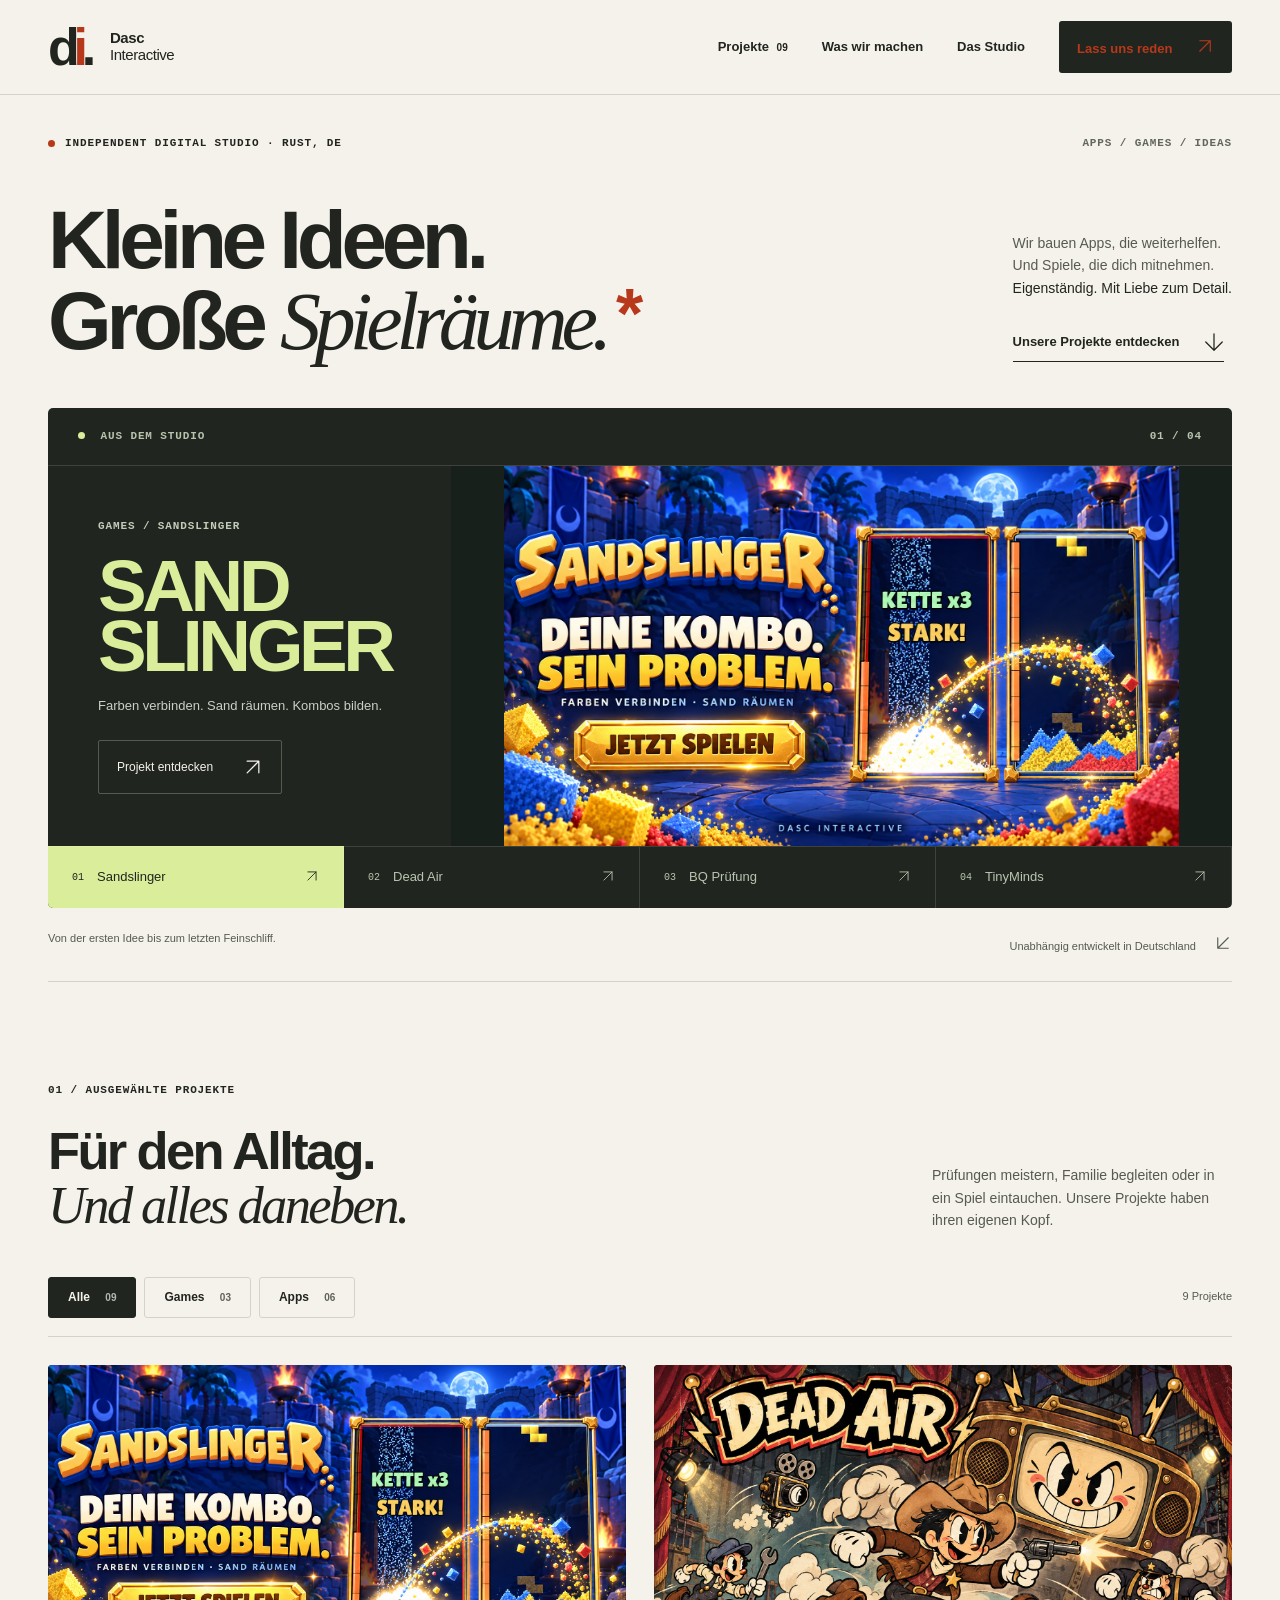
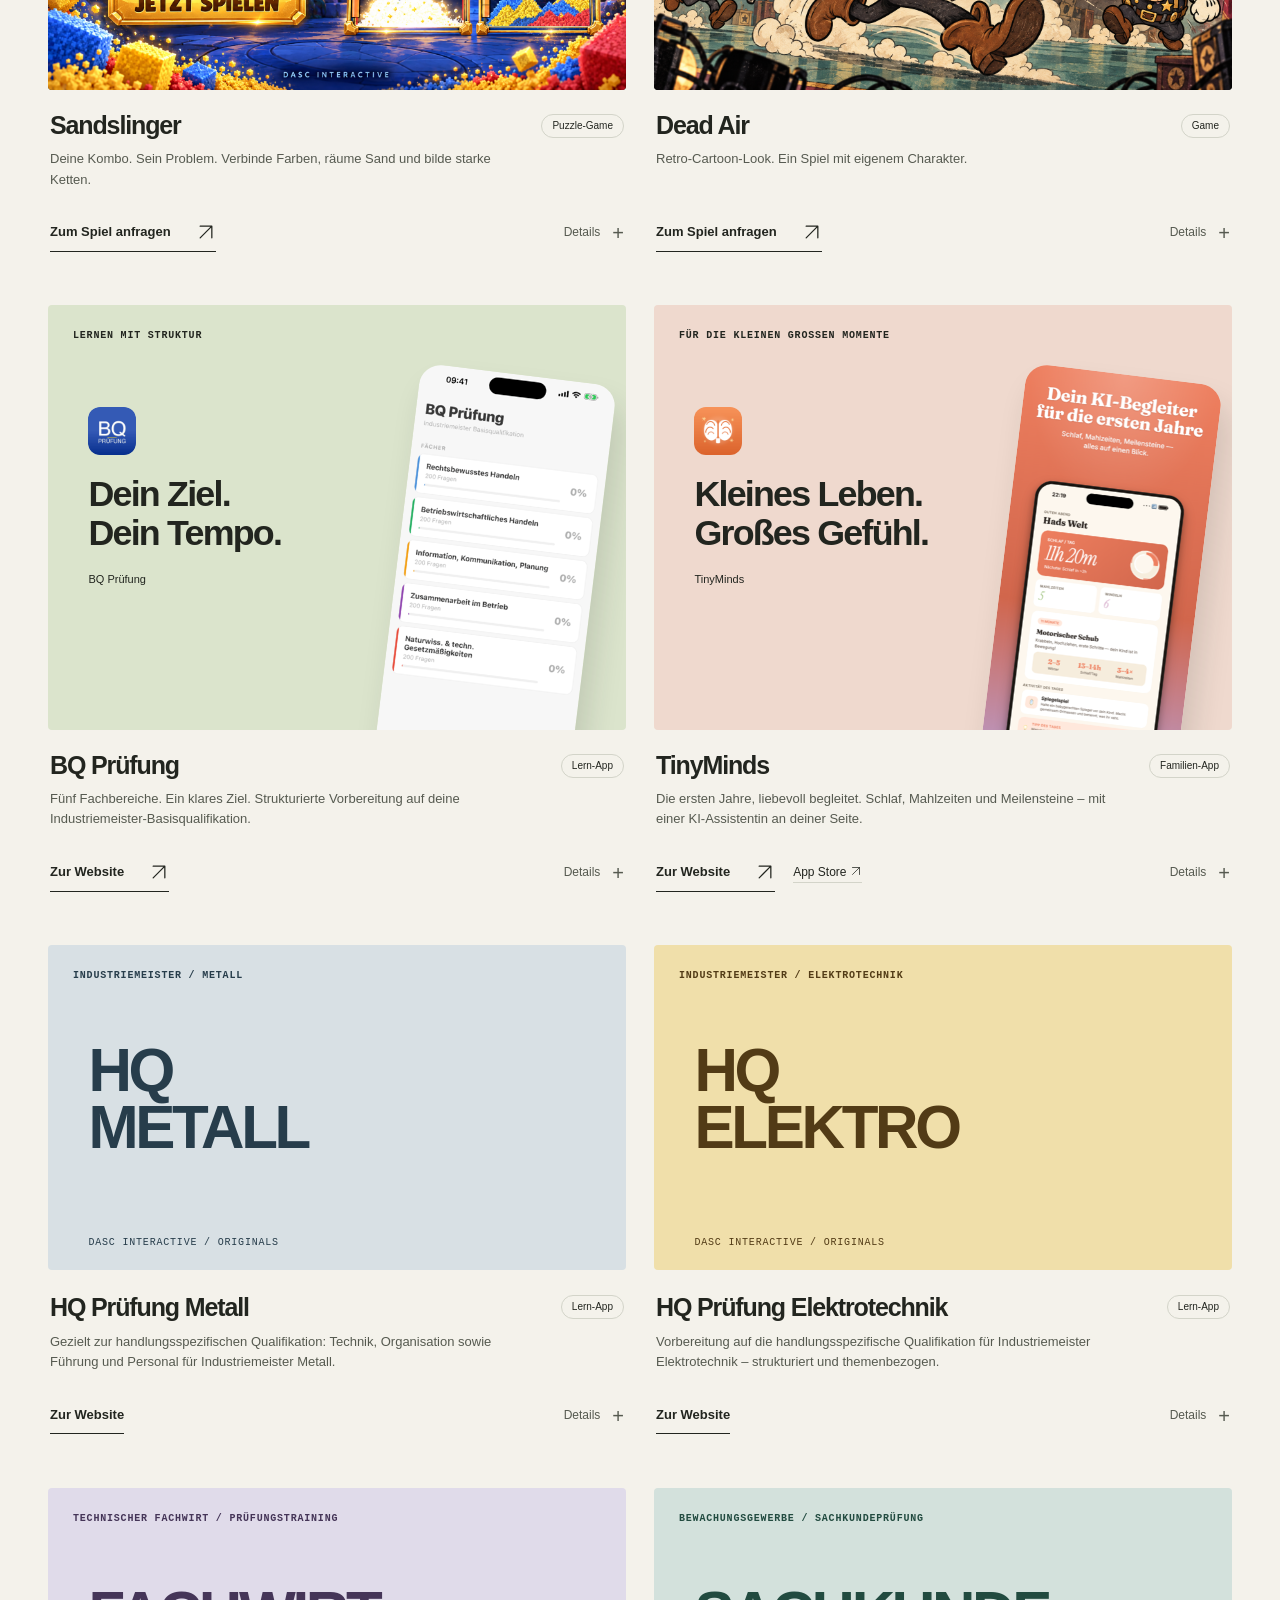
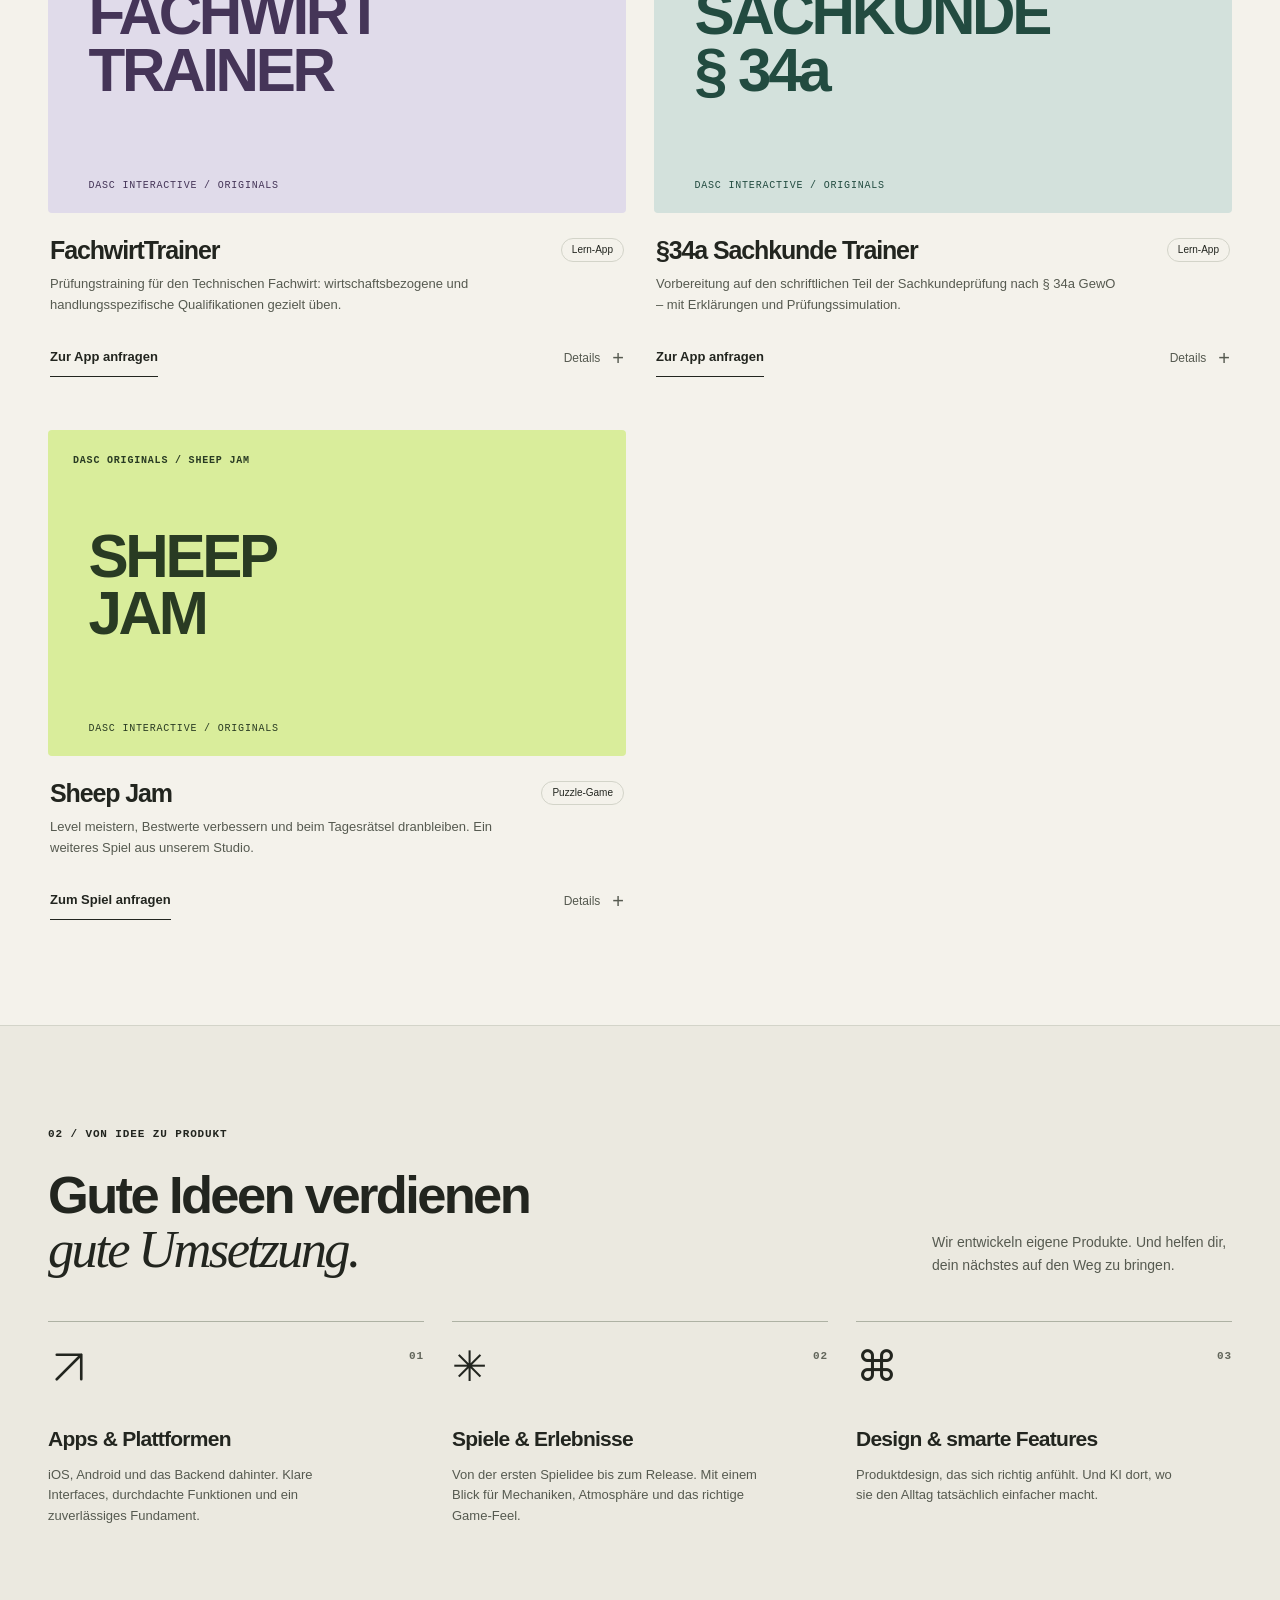
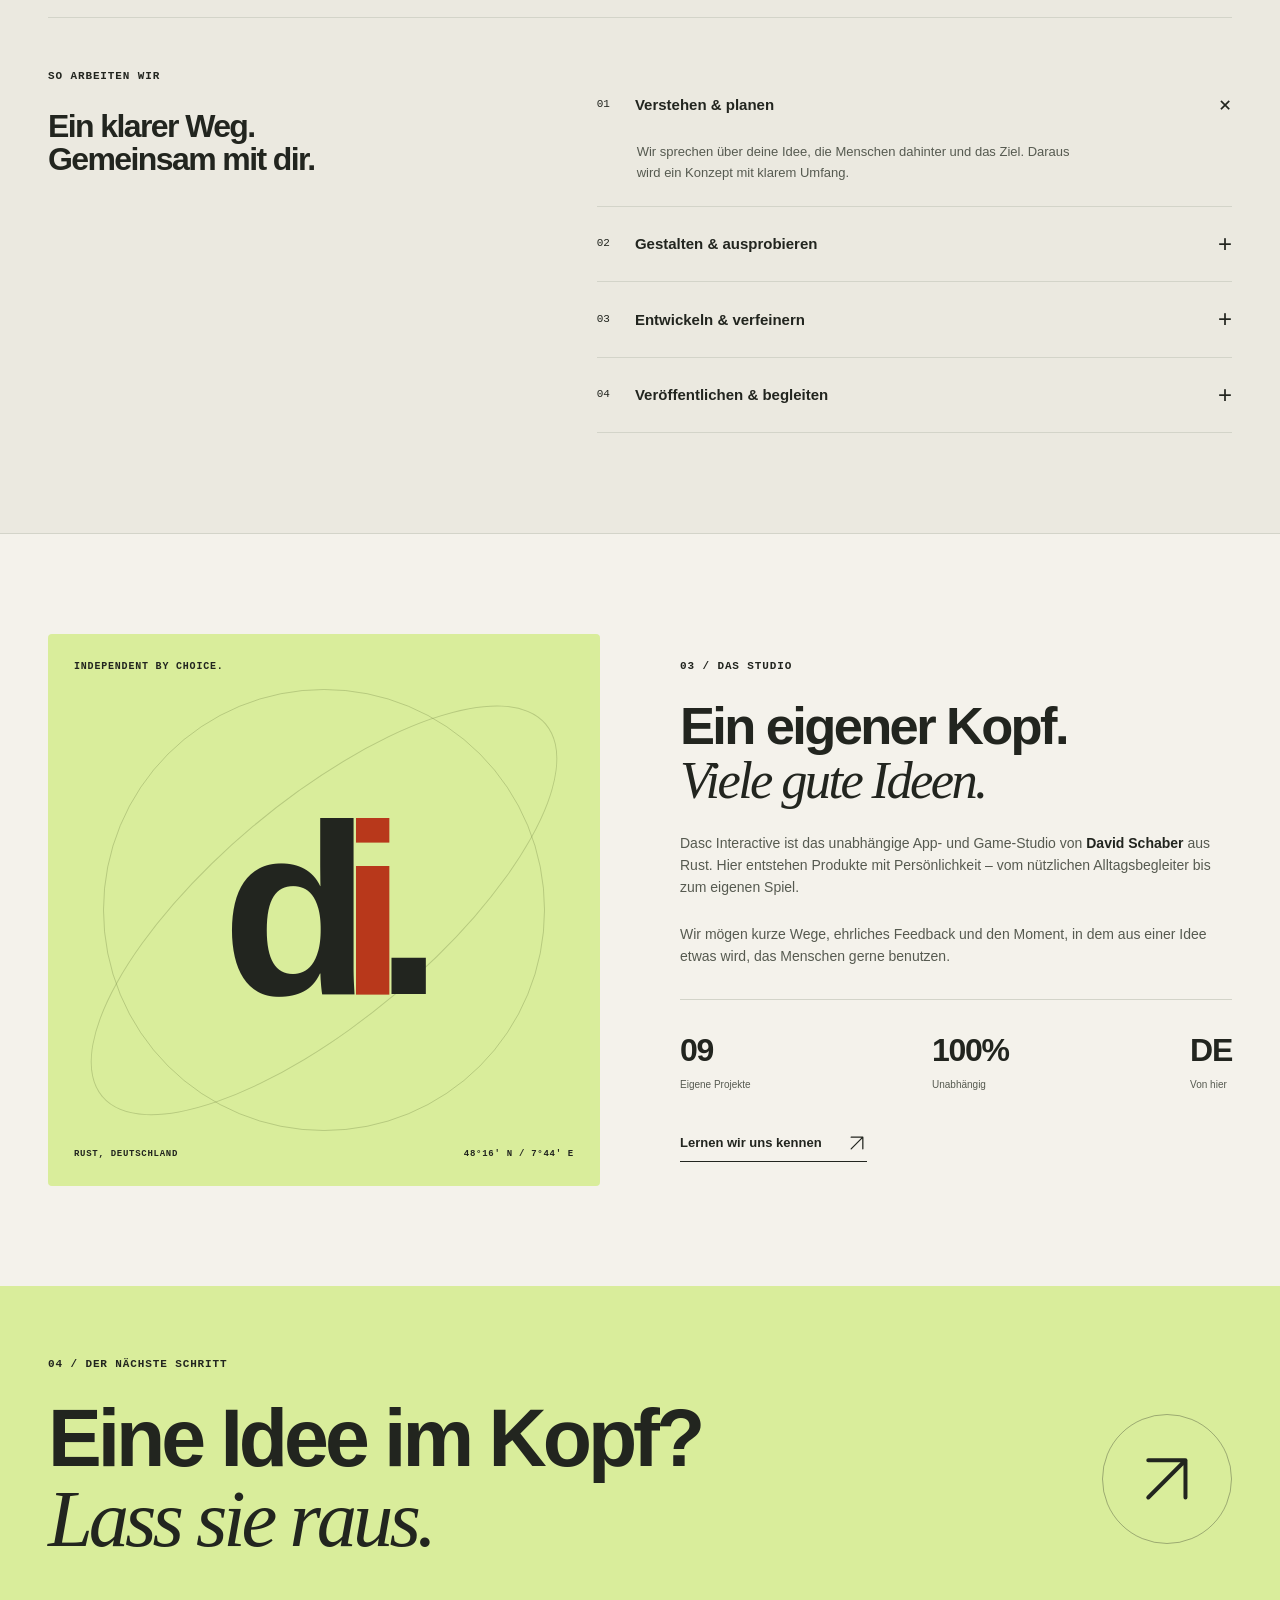
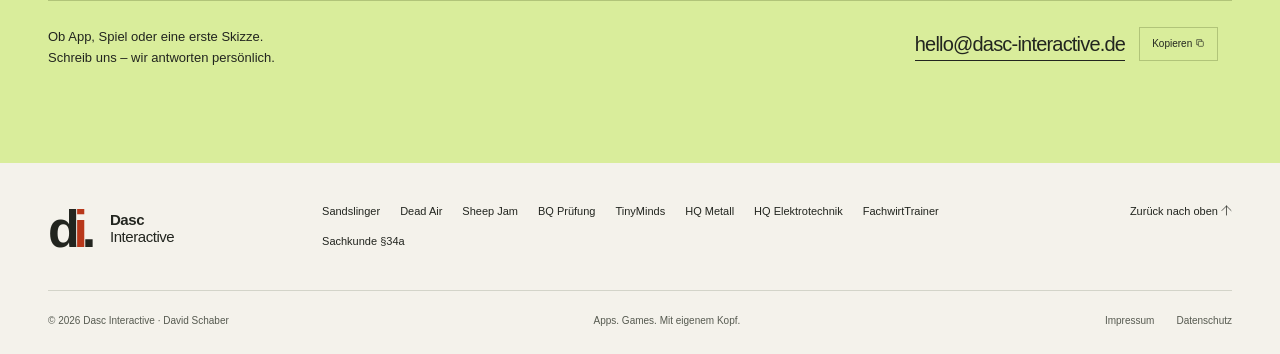
<file: index.html>
<!doctype html>
<html lang="de">
  <head>
    <meta charset="UTF-8" />
    <meta name="viewport" content="width=device-width, initial-scale=1.0" />
    <title>Dasc Interactive — Unabhängige Apps &amp; Spiele</title>
    <meta
      name="description"
      content="Apps für den Alltag. Spiele für neue Welten. Entdecke BQ Prüfung, TinyMinds, Sandslinger und Dead Air von Dasc Interactive, dem unabhängigen Studio aus Rust."
    />
    <meta name="theme-color" content="#f4f2eb" />
    <link rel="canonical" href="https://dasc-interactive.de/" />
    <link rel="icon" href="favicon.svg" type="image/svg+xml" />
    <meta property="og:type" content="website" />
    <meta
      property="og:title"
      content="Dasc Interactive — Kleine Ideen. Große Spielräume."
    />
    <meta
      property="og:description"
      content="Ein unabhängiges Studio. Neun eigene Projekte. Entdecke unsere Apps und Spiele."
    />
    <meta property="og:url" content="https://dasc-interactive.de/" />
    <meta
      property="og:image"
      content="https://dasc-interactive.de/assets/og-studio.png"
    />
    <meta property="og:image:width" content="1200" />
    <meta property="og:image:height" content="630" />
    <meta name="twitter:card" content="summary_large_image" />
    <meta name="twitter:title" content="Dasc Interactive — Apps &amp; Spiele" />
    <meta
      name="twitter:description"
      content="BQ Prüfung, TinyMinds, Sandslinger und Dead Air. Unabhängig entwickelt in Deutschland."
    />
    <meta
      name="twitter:image"
      content="https://dasc-interactive.de/assets/og-studio.png"
    />
    <link rel="stylesheet" href="styles.css" />
    <script src="script.js" defer></script>
    <script type="application/ld+json">
      {
        "@context": "https://schema.org",
        "@type": "Organization",
        "name": "Dasc Interactive",
        "url": "https://dasc-interactive.de",
        "logo": "https://dasc-interactive.de/favicon.svg",
        "email": "hello@dasc-interactive.de",
        "founder": { "@type": "Person", "name": "David Schaber" },
        "address": {
          "@type": "PostalAddress",
          "addressLocality": "Rust",
          "addressCountry": "DE"
        },
        "sameAs": ["https://bqpruefung.de", "https://tiny-minds.de"]
      }
    </script>
  </head>
  <body id="top">
    <a class="skip-link" href="#main">Zum Inhalt springen</a>
    <header class="nav" id="nav">
      <div class="container nav-inner">
        <a class="logo" href="#top" aria-label="Dasc Interactive — Startseite"
          ><span class="logo-mark" aria-hidden="true">d<span>i</span>.</span
          ><span>Dasc<br /><span class="logo-sub">Interactive</span></span></a
        >
        <nav class="nav-links" id="nav-links" aria-label="Hauptnavigation">
          <a href="#produkte">Projekte <span>09</span></a
          ><a href="#leistungen">Was wir machen</a
          ><a href="#studio">Das Studio</a
          ><a href="#kontakt" class="nav-cta"
            >Lass uns reden
            <span aria-hidden="true"
              ><svg
                class="icon icon-arrow"
                viewBox="0 0 24 24"
                fill="none"
                aria-hidden="true"
              >
                <path
                  d="M5 19 19 5M5 5h14v14"
                  stroke="currentColor"
                  stroke-width="1.5"
                  stroke-linecap="round"
                  stroke-linejoin="round"
                /></svg></span
          ></a>
        </nav>
        <button
          class="nav-toggle"
          id="nav-toggle"
          aria-controls="nav-links"
          aria-expanded="false"
          aria-label="Menü öffnen"
        >
          <span></span><span></span>
        </button>
      </div>
    </header>
    <main id="main">
      <section class="hero">
        <div class="container">
          <div class="hero-top">
            <p class="eyebrow">
              <span class="live-dot"></span> Independent digital studio · Rust,
              DE
            </p>
            <span class="edition">Apps / Games / Ideas</span>
          </div>
          <div class="hero-heading">
            <h1>
              Kleine Ideen.<br />Große <em>Spielräume.</em
              ><span class="title-dot">*</span>
            </h1>
            <div class="hero-aside">
              <p>
                Wir bauen Apps, die weiterhelfen.<br />Und Spiele, die dich
                mitnehmen.<br /><strong
                  >Eigenständig. Mit Liebe zum Detail.</strong
                >
              </p>
              <a class="text-link" href="#produkte"
                >Unsere Projekte entdecken
                <span aria-hidden="true"
                  ><svg
                    class="icon icon-arrow icon-down"
                    viewBox="0 0 24 24"
                    fill="none"
                    aria-hidden="true"
                  >
                    <path
                      d="M5 19 19 5M5 5h14v14"
                      stroke="currentColor"
                      stroke-width="1.5"
                      stroke-linecap="round"
                      stroke-linejoin="round"
                    /></svg></span
              ></a>
            </div>
          </div>
          <div class="showcase" aria-label="Ein Blick in unsere Projekte">
            <div class="showcase-top">
              <span><span class="live-dot"></span> Aus dem Studio</span
              ><span class="showcase-index" id="showcase-index">01 / 04</span>
            </div>
            <div class="stage" id="stage" data-project="sandslinger">
              <div class="stage-copy">
                <span class="stage-category" id="stage-category"
                  >Games / Sandslinger</span
                >
                <h2 id="stage-title">SAND<br />SLINGER</h2>
                <p id="stage-description">
                  Farben verbinden. Sand räumen. Kombos bilden.
                </p>
                <a class="stage-link" id="stage-link" href="#sandslinger"
                  >Projekt entdecken
                  <span aria-hidden="true"
                    ><svg
                      class="icon icon-arrow"
                      viewBox="0 0 24 24"
                      fill="none"
                      aria-hidden="true"
                    >
                      <path
                        d="M5 19 19 5M5 5h14v14"
                        stroke="currentColor"
                        stroke-width="1.5"
                        stroke-linecap="round"
                        stroke-linejoin="round"
                      /></svg></span
                ></a>
              </div>
              <div class="stage-art" aria-hidden="true">
                <img
                  class="stage-game-art stage-sandslinger"
                  src="assets/ChatGPT-Bild%202.%20Okt.%202026%2C%2010_40_28.png"
                  width="1672"
                  height="941"
                  alt=""
                  fetchpriority="high"
                />
                <img
                  class="stage-game-art stage-dead-air"
                  src="assets/ChatGPT-Bild%202.%20Okt.%202026%2C%2010_44_55.png"
                  width="1672"
                  height="941"
                  alt=""
                  loading="lazy"
                />
                <img
                  class="stage-phone stage-bq"
                  src="assets/screens/bq-home.png"
                  alt=""
                  width="277"
                  height="600"
                /><img
                  class="stage-phone stage-tiny"
                  src="assets/screens/tinyminds-home.png"
                  alt=""
                  width="277"
                  height="600"
                /><span class="art-coordinate">DASC / ORIGINALS</span>
              </div>
            </div>
            <div
              class="project-switcher"
              role="group"
              aria-label="Projekt in der Bühne auswählen"
            >
              <button
                type="button"
                data-showcase="sandslinger"
                aria-pressed="true"
              >
                <span>01</span> Sandslinger
                <span class="switch-arrow" aria-hidden="true"
                  ><svg
                    class="icon icon-arrow"
                    viewBox="0 0 24 24"
                    fill="none"
                    aria-hidden="true"
                  >
                    <path
                      d="M5 19 19 5M5 5h14v14"
                      stroke="currentColor"
                      stroke-width="1.5"
                      stroke-linecap="round"
                      stroke-linejoin="round"
                    /></svg
                ></span></button
              ><button
                type="button"
                data-showcase="dead-air"
                aria-pressed="false"
              >
                <span>02</span> Dead Air
                <span class="switch-arrow" aria-hidden="true"
                  ><svg
                    class="icon icon-arrow"
                    viewBox="0 0 24 24"
                    fill="none"
                    aria-hidden="true"
                  >
                    <path
                      d="M5 19 19 5M5 5h14v14"
                      stroke="currentColor"
                      stroke-width="1.5"
                      stroke-linecap="round"
                      stroke-linejoin="round"
                    /></svg
                ></span></button
              ><button
                type="button"
                data-showcase="bq-pruefung"
                aria-pressed="false"
              >
                <span>03</span> BQ Prüfung
                <span class="switch-arrow" aria-hidden="true"
                  ><svg
                    class="icon icon-arrow"
                    viewBox="0 0 24 24"
                    fill="none"
                    aria-hidden="true"
                  >
                    <path
                      d="M5 19 19 5M5 5h14v14"
                      stroke="currentColor"
                      stroke-width="1.5"
                      stroke-linecap="round"
                      stroke-linejoin="round"
                    /></svg
                ></span></button
              ><button
                type="button"
                data-showcase="tinyminds"
                aria-pressed="false"
              >
                <span>04</span> TinyMinds
                <span class="switch-arrow" aria-hidden="true"
                  ><svg
                    class="icon icon-arrow"
                    viewBox="0 0 24 24"
                    fill="none"
                    aria-hidden="true"
                  >
                    <path
                      d="M5 19 19 5M5 5h14v14"
                      stroke="currentColor"
                      stroke-width="1.5"
                      stroke-linecap="round"
                      stroke-linejoin="round"
                    /></svg
                ></span>
              </button>
            </div>
          </div>
          <div class="hero-foot">
            <span>Von der ersten Idee bis zum letzten Feinschliff.</span
            ><span
              >Unabhängig entwickelt in Deutschland
              <span aria-hidden="true"
                ><svg
                  class="icon icon-arrow icon-southwest"
                  viewBox="0 0 24 24"
                  fill="none"
                  aria-hidden="true"
                >
                  <path
                    d="M5 19 19 5M5 5h14v14"
                    stroke="currentColor"
                    stroke-width="1.5"
                    stroke-linecap="round"
                    stroke-linejoin="round"
                  /></svg></span
            ></span>
          </div>
        </div>
      </section>
      <section class="section projects" id="produkte">
        <div class="container">
          <div class="section-heading">
            <div>
              <p class="label">01 / Ausgewählte Projekte</p>
              <h2>Für den Alltag.<br /><em>Und alles daneben.</em></h2>
            </div>
            <p>
              Prüfungen meistern, Familie begleiten oder in ein Spiel
              eintauchen. Unsere Projekte haben ihren eigenen Kopf.
            </p>
          </div>
          <div class="project-toolbar">
            <div class="filters" role="group" aria-label="Projekte filtern">
              <button type="button" data-filter="all" aria-pressed="true">
                Alle <span>09</span></button
              ><button type="button" data-filter="game" aria-pressed="false">
                Games <span>03</span></button
              ><button type="button" data-filter="app" aria-pressed="false">
                Apps <span>06</span>
              </button>
            </div>
            <p
              class="project-count"
              id="project-count"
              role="status"
              aria-live="polite"
            >
              9 Projekte
            </p>
          </div>
          <div class="project-grid" id="project-grid">
            <article
              class="project-card game-card"
              id="sandslinger"
              data-category="game"
            >
              <div class="project-visual sand-visual">
                <img
                  class="project-artwork"
                  src="assets/ChatGPT-Bild%202.%20Okt.%202026%2C%2010_40_28.png"
                  width="1672"
                  height="941"
                  alt="Sandslinger: Farben verbinden, Sand räumen und Kombos bilden"
                  loading="lazy"
                />
              </div>
              <div class="project-info">
                <div class="project-title-row">
                  <h3>Sandslinger</h3>
                  <span class="project-type">Puzzle-Game</span>
                </div>
                <p class="project-description">
                  Deine Kombo. Sein Problem. Verbinde Farben, räume Sand und
                  bilde starke Ketten.
                </p>
                <div class="project-actions">
                  <a
                    class="text-link"
                    href="mailto:hello@dasc-interactive.de?subject=Sandslinger"
                    >Zum Spiel anfragen
                    <span aria-hidden="true"
                      ><svg
                        class="icon icon-arrow"
                        viewBox="0 0 24 24"
                        fill="none"
                        aria-hidden="true"
                      >
                        <path
                          d="M5 19 19 5M5 5h14v14"
                          stroke="currentColor"
                          stroke-width="1.5"
                          stroke-linecap="round"
                          stroke-linejoin="round"
                        /></svg></span></a
                  ><button
                    class="detail-button"
                    type="button"
                    data-detail="sandslinger"
                    aria-haspopup="dialog"
                    aria-label="Mehr über Sandslinger"
                  >
                    Details <span aria-hidden="true">+</span>
                  </button>
                </div>
                <div class="extended-description" hidden>
                  <p>
                    Farben verbinden, Sand räumen und Ketten aufbauen:
                    Sandslinger bringt bunte Sandpartikel und Kombos zusammen.
                  </p>
                </div>
              </div>
            </article>
            <article
              class="project-card game-card"
              id="dead-air"
              data-category="game"
            >
              <div class="project-visual air-visual">
                <img
                  class="project-artwork"
                  src="assets/ChatGPT-Bild%202.%20Okt.%202026%2C%2010_44_55.png"
                  width="1672"
                  height="941"
                  alt="Dead Air: Retro-Cartoon-Figuren vor einem riesigen Fernseher in einer Bühnenwelt"
                  loading="lazy"
                />
              </div>
              <div class="project-info">
                <div class="project-title-row">
                  <h3>Dead Air</h3>
                  <span class="project-type">Game</span>
                </div>
                <p class="project-description">
                  Retro-Cartoon-Look. Ein Spiel mit eigenem Charakter.
                </p>
                <div class="project-actions">
                  <a
                    class="text-link"
                    href="mailto:hello@dasc-interactive.de?subject=Dead%20Air"
                    >Zum Spiel anfragen
                    <span aria-hidden="true"
                      ><svg
                        class="icon icon-arrow"
                        viewBox="0 0 24 24"
                        fill="none"
                        aria-hidden="true"
                      >
                        <path
                          d="M5 19 19 5M5 5h14v14"
                          stroke="currentColor"
                          stroke-width="1.5"
                          stroke-linecap="round"
                          stroke-linejoin="round"
                        /></svg></span></a
                  ><button
                    class="detail-button"
                    type="button"
                    data-detail="dead-air"
                    aria-haspopup="dialog"
                    aria-label="Mehr über Dead Air"
                  >
                    Details <span aria-hidden="true">+</span>
                  </button>
                </div>
                <div class="extended-description" hidden>
                  <p>
                    Du möchtest mehr über Dead Air erfahren? Schreib uns direkt
                    – wir beantworten deine Fragen zum Spiel persönlich.
                  </p>
                </div>
              </div>
            </article>
            <article
              class="project-card app-card"
              id="bq-pruefung"
              data-category="app"
            >
              <div class="project-visual bq-visual">
                <span class="visual-label">Lernen mit Struktur</span>
                <div class="app-poster-copy">
                  <img
                    src="assets/bq-icon.png"
                    width="64"
                    height="64"
                    alt=""
                    loading="lazy"
                  /><strong>Dein Ziel.<br />Dein Tempo.</strong
                  ><span>BQ Prüfung</span>
                </div>
                <img
                  class="app-screen"
                  src="assets/screens/bq-home.png"
                  width="277"
                  height="600"
                  alt="BQ Prüfung: Übersicht der fünf Fachbereiche"
                  loading="lazy"
                />
              </div>
              <div class="project-info">
                <div class="project-title-row">
                  <h3>BQ Prüfung</h3>
                  <span class="project-type">Lern-App</span>
                </div>
                <p class="project-description">
                  Fünf Fachbereiche. Ein klares Ziel. Strukturierte Vorbereitung
                  auf deine Industriemeister-Basisqualifikation.
                </p>
                <div class="project-actions">
                  <a
                    class="text-link"
                    href="https://bqpruefung.de"
                    target="_blank"
                    rel="noopener noreferrer"
                    >Zur Website
                    <span aria-hidden="true"
                      ><svg
                        class="icon icon-arrow"
                        viewBox="0 0 24 24"
                        fill="none"
                        aria-hidden="true"
                      >
                        <path
                          d="M5 19 19 5M5 5h14v14"
                          stroke="currentColor"
                          stroke-width="1.5"
                          stroke-linecap="round"
                          stroke-linejoin="round"
                        /></svg></span></a
                  ><button
                    class="detail-button"
                    type="button"
                    data-detail="bq-pruefung"
                    aria-haspopup="dialog"
                    aria-label="Mehr über BQ Prüfung"
                  >
                    Details <span aria-hidden="true">+</span>
                  </button>
                </div>
                <div class="extended-description" hidden>
                  <p>
                    Ein umfangreicher Fragenkatalog, Lernstatistiken und
                    intelligente Wiederholungen helfen dir, deine
                    Prüfungsvorbereitung zu strukturieren.
                  </p>
                  <ul>
                    <li>Fünf Fachbereiche der Basisqualifikation</li>
                    <li>Lernfortschritt und Statistiken im Blick</li>
                    <li>Für iOS und Android</li>
                  </ul>
                </div>
              </div>
            </article>
            <article
              class="project-card app-card"
              id="tinyminds"
              data-category="app"
            >
              <div class="project-visual tiny-visual">
                <span class="visual-label">Für die kleinen großen Momente</span>
                <div class="app-poster-copy">
                  <img
                    src="assets/tinyminds-icon.png"
                    width="64"
                    height="64"
                    alt=""
                    loading="lazy"
                  /><strong>Kleines Leben.<br />Großes Gefühl.</strong
                  ><span>TinyMinds</span>
                </div>
                <img
                  class="app-screen"
                  src="assets/screens/tinyminds-home.png"
                  width="277"
                  height="600"
                  alt="TinyMinds: Begleiter für Schlaf, Mahlzeiten und Meilensteine"
                  loading="lazy"
                />
              </div>
              <div class="project-info">
                <div class="project-title-row">
                  <h3>TinyMinds</h3>
                  <span class="project-type">Familien-App</span>
                </div>
                <p class="project-description">
                  Die ersten Jahre, liebevoll begleitet. Schlaf, Mahlzeiten und
                  Meilensteine – mit einer KI-Assistentin an deiner Seite.
                </p>
                <div class="project-actions">
                  <a
                    class="text-link"
                    href="https://tiny-minds.de"
                    target="_blank"
                    rel="noopener noreferrer"
                    >Zur Website
                    <span aria-hidden="true"
                      ><svg
                        class="icon icon-arrow"
                        viewBox="0 0 24 24"
                        fill="none"
                        aria-hidden="true"
                      >
                        <path
                          d="M5 19 19 5M5 5h14v14"
                          stroke="currentColor"
                          stroke-width="1.5"
                          stroke-linecap="round"
                          stroke-linejoin="round"
                        /></svg></span></a
                  ><a
                    class="store-link"
                    href="https://apps.apple.com/app/tinyminds/id6761198383"
                    target="_blank"
                    rel="noopener noreferrer"
                    aria-label="TinyMinds im Apple App Store"
                    >App Store
                    <svg
                      class="icon icon-arrow"
                      viewBox="0 0 24 24"
                      fill="none"
                      aria-hidden="true"
                    >
                      <path
                        d="M5 19 19 5M5 5h14v14"
                        stroke="currentColor"
                        stroke-width="1.5"
                        stroke-linecap="round"
                        stroke-linejoin="round"
                      /></svg></a
                  ><button
                    class="detail-button"
                    type="button"
                    data-detail="tinyminds"
                    aria-haspopup="dialog"
                    aria-label="Mehr über TinyMinds"
                  >
                    Details <span aria-hidden="true">+</span>
                  </button>
                </div>
                <div class="extended-description" hidden>
                  <p>
                    TinyMinds verbindet den Überblick über den Familienalltag
                    mit einer einfühlsamen KI-Assistentin für deine Fragen.
                  </p>
                  <ul>
                    <li>Schlaf und Mahlzeiten festhalten</li>
                    <li>Meilensteine begleiten</li>
                    <li>Für iOS</li>
                  </ul>
                </div>
              </div>
            </article>
            <article
              class="project-card catalog-card"
              id="hq-metall"
              data-category="app"
            >
              <div
                class="project-visual catalog-visual catalog-metal"
                aria-hidden="true"
              >
                <span class="visual-label">Industriemeister / Metall</span>
                <div class="catalog-title">HQ<br />METALL</div>
                <span class="catalog-studio">Dasc Interactive / Originals</span>
              </div>
              <div class="project-info">
                <div class="project-title-row">
                  <h3>HQ Prüfung Metall</h3>
                  <span class="project-type">Lern-App</span>
                </div>
                <p class="project-description">
                  Gezielt zur handlungsspezifischen Qualifikation: Technik,
                  Organisation sowie Führung und Personal für Industriemeister
                  Metall.
                </p>
                <div class="project-actions">
                  <a
                    class="text-link"
                    href="https://davidschaber7.github.io/hq-metall/"
                    target="_blank"
                    rel="noopener noreferrer"
                    >Zur Website</a
                  ><button
                    class="detail-button"
                    type="button"
                    data-detail="hq-metall"
                    aria-haspopup="dialog"
                    aria-label="Mehr über HQ Prüfung Metall"
                  >
                    Details <span aria-hidden="true">+</span>
                  </button>
                </div>
                <div class="extended-description" hidden>
                  <p>
                    Übungsfragen, Erklärungen, intelligente Wiederholungen und
                    eine Prüfungssimulation unterstützen deine Vorbereitung.
                  </p>
                </div>
              </div>
            </article>
            <article
              class="project-card catalog-card"
              id="hq-elektrotechnik"
              data-category="app"
            >
              <div
                class="project-visual catalog-visual catalog-electro"
                aria-hidden="true"
              >
                <span class="visual-label"
                  >Industriemeister / Elektrotechnik</span
                >
                <div class="catalog-title">HQ<br />ELEKTRO</div>
                <span class="catalog-studio">Dasc Interactive / Originals</span>
              </div>
              <div class="project-info">
                <div class="project-title-row">
                  <h3>HQ Prüfung Elektrotechnik</h3>
                  <span class="project-type">Lern-App</span>
                </div>
                <p class="project-description">
                  Vorbereitung auf die handlungsspezifische Qualifikation für
                  Industriemeister Elektrotechnik – strukturiert und
                  themenbezogen.
                </p>
                <div class="project-actions">
                  <a
                    class="text-link"
                    href="https://davidschaber7.github.io/hq-elektrotechnik/"
                    target="_blank"
                    rel="noopener noreferrer"
                    >Zur Website</a
                  ><button
                    class="detail-button"
                    type="button"
                    data-detail="hq-elektrotechnik"
                    aria-haspopup="dialog"
                    aria-label="Mehr über HQ Prüfung Elektrotechnik"
                  >
                    Details <span aria-hidden="true">+</span>
                  </button>
                </div>
                <div class="extended-description" hidden>
                  <p>
                    Von Energie- und Automatisierungstechnik bis zu Organisation
                    und Personalführung: Lerne mit Erklärungen, Wiederholungen
                    und Prüfungssimulationen.
                  </p>
                </div>
              </div>
            </article>
            <article
              class="project-card catalog-card"
              id="fachwirttrainer"
              data-category="app"
            >
              <div
                class="project-visual catalog-visual catalog-fachwirt"
                aria-hidden="true"
              >
                <span class="visual-label"
                  >Technischer Fachwirt / Prüfungstraining</span
                >
                <div class="catalog-title">FACHWIRT<br />TRAINER</div>
                <span class="catalog-studio">Dasc Interactive / Originals</span>
              </div>
              <div class="project-info">
                <div class="project-title-row">
                  <h3>FachwirtTrainer</h3>
                  <span class="project-type">Lern-App</span>
                </div>
                <p class="project-description">
                  Prüfungstraining für den Technischen Fachwirt:
                  wirtschaftsbezogene und handlungsspezifische Qualifikationen
                  gezielt üben.
                </p>
                <div class="project-actions">
                  <a
                    class="text-link"
                    href="mailto:hello@dasc-interactive.de?subject=FachwirtTrainer"
                    >Zur App anfragen</a
                  ><button
                    class="detail-button"
                    type="button"
                    data-detail="fachwirttrainer"
                    aria-haspopup="dialog"
                    aria-label="Mehr über FachwirtTrainer"
                  >
                    Details <span aria-hidden="true">+</span>
                  </button>
                </div>
                <div class="extended-description" hidden>
                  <p>
                    Übungsfragen mit Erklärungen, intelligente Wiederholungen
                    und eine Prüfungssimulation begleiten dich bei deiner
                    Vorbereitung.
                  </p>
                </div>
              </div>
            </article>
            <article
              class="project-card catalog-card"
              id="sachkunde34a"
              data-category="app"
            >
              <div
                class="project-visual catalog-visual catalog-sachkunde"
                aria-hidden="true"
              >
                <span class="visual-label"
                  >Bewachungsgewerbe / Sachkundeprüfung</span
                >
                <div class="catalog-title">SACHKUNDE<br />§ 34a</div>
                <span class="catalog-studio">Dasc Interactive / Originals</span>
              </div>
              <div class="project-info">
                <div class="project-title-row">
                  <h3>§34a Sachkunde Trainer</h3>
                  <span class="project-type">Lern-App</span>
                </div>
                <p class="project-description">
                  Vorbereitung auf den schriftlichen Teil der Sachkundeprüfung
                  nach § 34a GewO – mit Erklärungen und Prüfungssimulation.
                </p>
                <div class="project-actions">
                  <a
                    class="text-link"
                    href="mailto:hello@dasc-interactive.de?subject=Sachkunde%2034a"
                    >Zur App anfragen</a
                  ><button
                    class="detail-button"
                    type="button"
                    data-detail="sachkunde34a"
                    aria-haspopup="dialog"
                    aria-label="Mehr über §34a Sachkunde Trainer"
                  >
                    Details <span aria-hidden="true">+</span>
                  </button>
                </div>
                <div class="extended-description" hidden>
                  <p>
                    Die App deckt die Sachgebiete der Sachkundeprüfung ab. Du
                    kannst ohne Konto und vollständig offline lernen.
                  </p>
                </div>
              </div>
            </article>
            <article
              class="project-card catalog-card"
              id="sheep-jam"
              data-category="game"
            >
              <div
                class="project-visual catalog-visual catalog-sheep"
                aria-hidden="true"
              >
                <span class="visual-label">Dasc Originals / Sheep Jam</span>
                <div class="catalog-title">SHEEP<br />JAM</div>
                <span class="catalog-studio">Dasc Interactive / Originals</span>
              </div>
              <div class="project-info">
                <div class="project-title-row">
                  <h3>Sheep Jam</h3>
                  <span class="project-type">Puzzle-Game</span>
                </div>
                <p class="project-description">
                  Level meistern, Bestwerte verbessern und beim Tagesrätsel
                  dranbleiben. Ein weiteres Spiel aus unserem Studio.
                </p>
                <div class="project-actions">
                  <a
                    class="text-link"
                    href="mailto:hello@dasc-interactive.de?subject=Sheep%20Jam"
                    >Zum Spiel anfragen</a
                  ><button
                    class="detail-button"
                    type="button"
                    data-detail="sheep-jam"
                    aria-haspopup="dialog"
                    aria-label="Mehr über Sheep Jam"
                  >
                    Details <span aria-hidden="true">+</span>
                  </button>
                </div>
                <div class="extended-description" hidden>
                  <p>
                    Sheep Jam speichert deinen Spielfortschritt und deine
                    Bestwerte auf deinem Gerät. Tagesrätsel bringen eine
                    regelmäßige neue Herausforderung.
                  </p>
                </div>
              </div>
            </article>
          </div>
        </div>
      </section>
      <section class="section services" id="leistungen">
        <div class="container">
          <div class="section-heading">
            <div>
              <p class="label">02 / Von Idee zu Produkt</p>
              <h2>Gute Ideen verdienen<br /><em>gute Umsetzung.</em></h2>
            </div>
            <p>
              Wir entwickeln eigene Produkte. Und helfen dir, dein nächstes auf
              den Weg zu bringen.
            </p>
          </div>
          <div class="service-grid">
            <article>
              <span class="service-icon" aria-hidden="true"
                ><svg
                  class="icon icon-arrow"
                  viewBox="0 0 24 24"
                  fill="none"
                  aria-hidden="true"
                >
                  <path
                    d="M5 19 19 5M5 5h14v14"
                    stroke="currentColor"
                    stroke-width="1.5"
                    stroke-linecap="round"
                    stroke-linejoin="round"
                  /></svg></span
              ><span class="service-no">01</span>
              <h3>Apps &amp; Plattformen</h3>
              <p>
                iOS, Android und das Backend dahinter. Klare Interfaces,
                durchdachte Funktionen und ein zuverlässiges Fundament.
              </p>
            </article>
            <article>
              <span class="service-icon" aria-hidden="true">✳</span
              ><span class="service-no">02</span>
              <h3>Spiele &amp; Erlebnisse</h3>
              <p>
                Von der ersten Spielidee bis zum Release. Mit einem Blick für
                Mechaniken, Atmosphäre und das richtige Game-Feel.
              </p>
            </article>
            <article>
              <span class="service-icon" aria-hidden="true">⌘</span
              ><span class="service-no">03</span>
              <h3>Design &amp; smarte Features</h3>
              <p>
                Produktdesign, das sich richtig anfühlt. Und KI dort, wo sie den
                Alltag tatsächlich einfacher macht.
              </p>
            </article>
          </div>
          <div class="process">
            <div>
              <p class="label">So arbeiten wir</p>
              <h3>Ein klarer Weg.<br />Gemeinsam mit dir.</h3>
            </div>
            <div class="process-list">
              <details open>
                <summary>
                  <span>01</span> Verstehen &amp; planen
                  <span class="accordion-icon" aria-hidden="true">+</span>
                </summary>
                <p>
                  Wir sprechen über deine Idee, die Menschen dahinter und das
                  Ziel. Daraus wird ein Konzept mit klarem Umfang.
                </p>
              </details>
              <details>
                <summary>
                  <span>02</span> Gestalten &amp; ausprobieren
                  <span class="accordion-icon" aria-hidden="true">+</span>
                </summary>
                <p>
                  Frühe Entwürfe und greifbare Prototypen zeigen, wie sich das
                  Produkt anfühlt. Feedback fließt direkt ein.
                </p>
              </details>
              <details>
                <summary>
                  <span>03</span> Entwickeln &amp; verfeinern
                  <span class="accordion-icon" aria-hidden="true">+</span>
                </summary>
                <p>
                  Wir setzen in überschaubaren Schritten um. Du siehst
                  Fortschritte und kannst die Entwicklung mitgestalten.
                </p>
              </details>
              <details>
                <summary>
                  <span>04</span> Veröffentlichen &amp; begleiten
                  <span class="accordion-icon" aria-hidden="true">+</span>
                </summary>
                <p>
                  Store-Einreichung, Updates und Weiterentwicklung gehören dazu.
                  Wir bleiben auch nach dem Launch an Bord.
                </p>
              </details>
            </div>
          </div>
        </div>
      </section>
      <section class="section studio" id="studio">
        <div class="container studio-inner">
          <div class="studio-art" aria-hidden="true">
            <span class="studio-art-label">Independent by choice.</span>
            <div class="studio-monogram">d<span>i</span>.</div>
            <span class="studio-art-foot"
              >Rust, Deutschland <span>48°16′ N / 7°44′ E</span></span
            >
          </div>
          <div class="studio-copy">
            <p class="label">03 / Das Studio</p>
            <h2>Ein eigener Kopf.<br /><em>Viele gute Ideen.</em></h2>
            <p>
              Dasc Interactive ist das unabhängige App- und Game-Studio von
              <strong>David Schaber</strong> aus Rust. Hier entstehen Produkte
              mit Persönlichkeit – vom nützlichen Alltagsbegleiter bis zum
              eigenen Spiel.
            </p>
            <p>
              Wir mögen kurze Wege, ehrliches Feedback und den Moment, in dem
              aus einer Idee etwas wird, das Menschen gerne benutzen.
            </p>
            <div class="studio-facts">
              <div><strong>09</strong><span>Eigene Projekte</span></div>
              <div><strong>100%</strong><span>Unabhängig</span></div>
              <div><strong>DE</strong><span>Von hier</span></div>
            </div>
            <a class="text-link" href="#kontakt"
              >Lernen wir uns kennen
              <span aria-hidden="true"
                ><svg
                  class="icon icon-arrow"
                  viewBox="0 0 24 24"
                  fill="none"
                  aria-hidden="true"
                >
                  <path
                    d="M5 19 19 5M5 5h14v14"
                    stroke="currentColor"
                    stroke-width="1.5"
                    stroke-linecap="round"
                    stroke-linejoin="round"
                  /></svg></span
            ></a>
          </div>
        </div>
      </section>
      <section class="contact" id="kontakt">
        <div class="container">
          <p class="label">04 / Der nächste Schritt</p>
          <div class="contact-heading">
            <h2>Eine Idee im Kopf?<br /><em>Lass sie raus.</em></h2>
            <a
              class="contact-arrow"
              href="mailto:hello@dasc-interactive.de"
              aria-label="E-Mail an Dasc Interactive schreiben"
              ><svg
                class="icon icon-arrow"
                viewBox="0 0 24 24"
                fill="none"
                aria-hidden="true"
              >
                <path
                  d="M5 19 19 5M5 5h14v14"
                  stroke="currentColor"
                  stroke-width="1.5"
                  stroke-linecap="round"
                  stroke-linejoin="round"
                /></svg
            ></a>
          </div>
          <div class="contact-bottom">
            <p>
              Ob App, Spiel oder eine erste Skizze.<br />Schreib uns – wir
              antworten persönlich.
            </p>
            <div>
              <a class="contact-email" href="mailto:hello@dasc-interactive.de"
                >hello@dasc-interactive.de</a
              ><button
                class="copy-button"
                type="button"
                id="copy-email"
                aria-label="E-Mail-Adresse kopieren"
              >
                Kopieren
                <span aria-hidden="true"
                  ><svg
                    class="icon"
                    viewBox="0 0 24 24"
                    fill="none"
                    aria-hidden="true"
                  >
                    <rect
                      x="8"
                      y="8"
                      width="12"
                      height="12"
                      rx="2"
                      stroke="currentColor"
                      stroke-width="1.5"
                    />
                    <path
                      d="M16 8V4H4v12h4"
                      stroke="currentColor"
                      stroke-width="1.5"
                      stroke-linejoin="round"
                    /></svg
                ></span></button
              ><span
                class="copy-status"
                id="copy-status"
                role="status"
                aria-live="polite"
              ></span>
            </div>
          </div>
        </div>
      </section>
    </main>
    <footer class="footer">
      <div class="container">
        <div class="footer-top">
          <a class="logo" href="#top"
            ><span class="logo-mark" aria-hidden="true">d<span>i</span>.</span
            ><span>Dasc<br /><span class="logo-sub">Interactive</span></span></a
          >
          <nav aria-label="Produktnavigation">
            <a href="#sandslinger">Sandslinger</a
            ><a href="#dead-air">Dead Air</a><a href="#sheep-jam">Sheep Jam</a
            ><a href="#bq-pruefung">BQ Prüfung</a
            ><a href="#tinyminds">TinyMinds</a><a href="#hq-metall">HQ Metall</a
            ><a href="#hq-elektrotechnik">HQ Elektrotechnik</a
            ><a href="#fachwirttrainer">FachwirtTrainer</a
            ><a href="#sachkunde34a">Sachkunde §34a</a>
          </nav>
          <a class="back-top" href="#top"
            >Zurück nach oben
            <svg
              class="icon icon-arrow icon-up"
              viewBox="0 0 24 24"
              fill="none"
              aria-hidden="true"
            >
              <path
                d="M5 19 19 5M5 5h14v14"
                stroke="currentColor"
                stroke-width="1.5"
                stroke-linecap="round"
                stroke-linejoin="round"
              /></svg
          ></a>
        </div>
        <div class="footer-bottom">
          <span
            >© <span id="year">2026</span> Dasc Interactive · David
            Schaber</span
          ><span>Apps. Games. Mit eigenem Kopf.</span>
          <nav aria-label="Rechtliches">
            <a href="impressum.html">Impressum</a
            ><a href="datenschutz.html">Datenschutz</a>
          </nav>
        </div>
      </div>
    </footer>
    <dialog
      class="product-dialog"
      id="product-dialog"
      aria-labelledby="dialog-title"
    >
      <button
        type="button"
        class="dialog-close"
        aria-label="Produktdetails schließen"
      >
        Schließen <span aria-hidden="true">×</span>
      </button>
      <div id="dialog-content"></div>
    </dialog>
  </body>
</html>
</file>
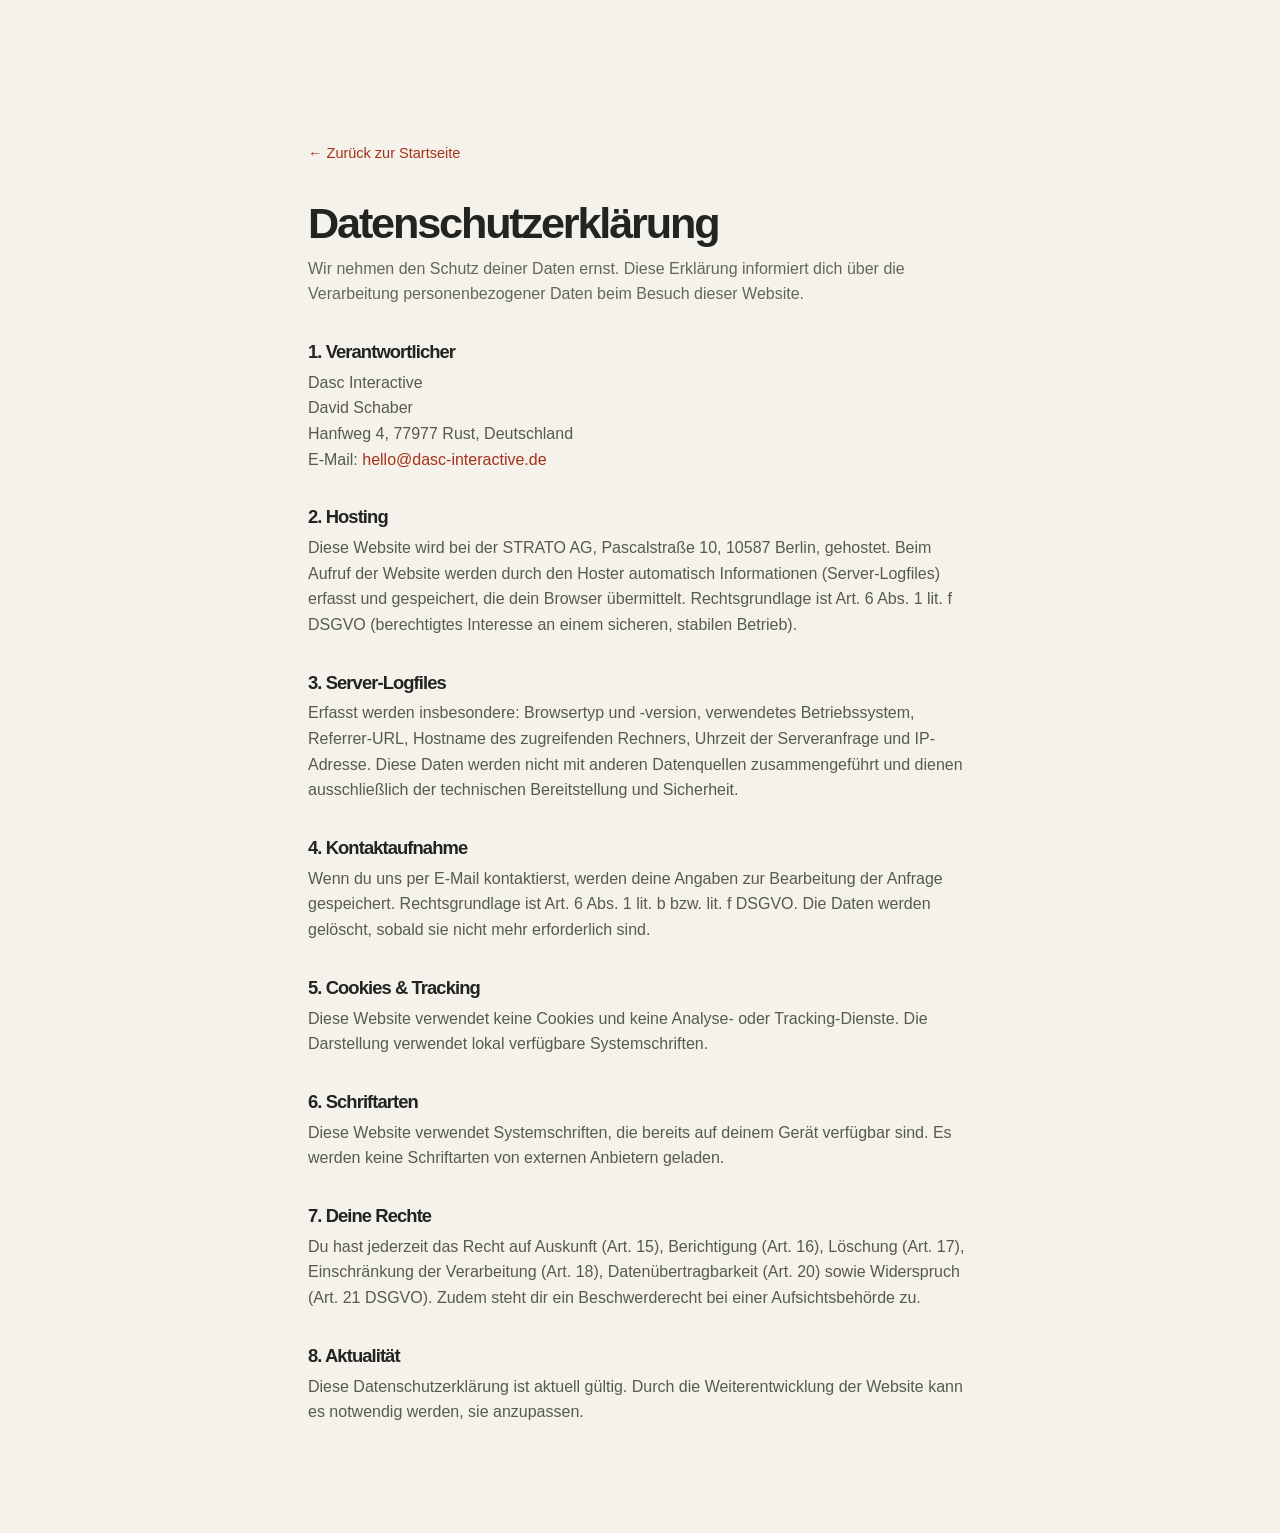
<file: datenschutz.html>
<!doctype html>
<html lang="de">
  <head>
    <meta charset="UTF-8" />
    <meta name="viewport" content="width=device-width, initial-scale=1.0" />
    <title>Datenschutz — Dasc Interactive</title>
    <meta name="robots" content="noindex" />
    <link rel="icon" href="favicon.svg" type="image/svg+xml" />
    <link rel="stylesheet" href="styles.css" />
    <style>
      .legal {
        max-width: 720px;
        margin: 0 auto;
        padding: 140px 28px 100px;
        position: relative;
        z-index: 2;
      }
      .legal h1 {
        font-size: clamp(2rem, 5vw, 2.7rem);
        margin-bottom: 10px;
      }
      .legal h2 {
        font-size: 1.15rem;
        margin: 36px 0 8px;
        color: var(--text);
      }
      .legal p {
        color: var(--text-2);
        margin-bottom: 8px;
      }
      .legal a {
        color: var(--accent-hover);
      }
      .legal .intro {
        margin-bottom: 24px;
        color: var(--text-3);
      }
      .back {
        display: inline-flex;
        align-items: center;
        gap: 8px;
        color: var(--text-2);
        margin-bottom: 36px;
        font-size: 14.5px;
        font-weight: 500;
        transition: color 0.2s;
      }
      .back:hover {
        color: var(--text);
      }
    </style>
  </head>
  <body>
    <div class="bg-glow" aria-hidden="true"></div>
    <div class="legal">
      <a href="index.html" class="back">← Zurück zur Startseite</a>
      <h1>Datenschutzerklärung</h1>
      <p class="intro">
        Wir nehmen den Schutz deiner Daten ernst. Diese Erklärung informiert
        dich über die Verarbeitung personenbezogener Daten beim Besuch dieser
        Website.
      </p>

      <h2>1. Verantwortlicher</h2>
      <p>
        Dasc Interactive<br />David Schaber<br />Hanfweg 4, 77977 Rust,
        Deutschland<br />E-Mail:
        <a href="mailto:hello@dasc-interactive.de">hello@dasc-interactive.de</a>
      </p>

      <h2>2. Hosting</h2>
      <p>
        Diese Website wird bei der STRATO AG, Pascalstraße 10, 10587 Berlin,
        gehostet. Beim Aufruf der Website werden durch den Hoster automatisch
        Informationen (Server-Logfiles) erfasst und gespeichert, die dein
        Browser übermittelt. Rechtsgrundlage ist Art. 6 Abs. 1 lit. f DSGVO
        (berechtigtes Interesse an einem sicheren, stabilen Betrieb).
      </p>

      <h2>3. Server-Logfiles</h2>
      <p>
        Erfasst werden insbesondere: Browsertyp und -version, verwendetes
        Betriebssystem, Referrer-URL, Hostname des zugreifenden Rechners,
        Uhrzeit der Serveranfrage und IP-Adresse. Diese Daten werden nicht mit
        anderen Datenquellen zusammengeführt und dienen ausschließlich der
        technischen Bereitstellung und Sicherheit.
      </p>

      <h2>4. Kontaktaufnahme</h2>
      <p>
        Wenn du uns per E-Mail kontaktierst, werden deine Angaben zur
        Bearbeitung der Anfrage gespeichert. Rechtsgrundlage ist Art. 6 Abs. 1
        lit. b bzw. lit. f DSGVO. Die Daten werden gelöscht, sobald sie nicht
        mehr erforderlich sind.
      </p>

      <h2>5. Cookies &amp; Tracking</h2>
      <p>
        Diese Website verwendet keine Cookies und keine Analyse- oder
        Tracking-Dienste. Die Darstellung verwendet lokal verfügbare
        Systemschriften.
      </p>

      <h2>6. Schriftarten</h2>
      <p>
        Diese Website verwendet Systemschriften, die bereits auf deinem Gerät
        verfügbar sind. Es werden keine Schriftarten von externen Anbietern
        geladen.
      </p>

      <h2>7. Deine Rechte</h2>
      <p>
        Du hast jederzeit das Recht auf Auskunft (Art. 15), Berichtigung (Art.
        16), Löschung (Art. 17), Einschränkung der Verarbeitung (Art. 18),
        Datenübertragbarkeit (Art. 20) sowie Widerspruch (Art. 21 DSGVO). Zudem
        steht dir ein Beschwerderecht bei einer Aufsichtsbehörde zu.
      </p>

      <h2>8. Aktualität</h2>
      <p>
        Diese Datenschutzerklärung ist aktuell gültig. Durch die
        Weiterentwicklung der Website kann es notwendig werden, sie anzupassen.
      </p>
    </div>
  </body>
</html>
</file>
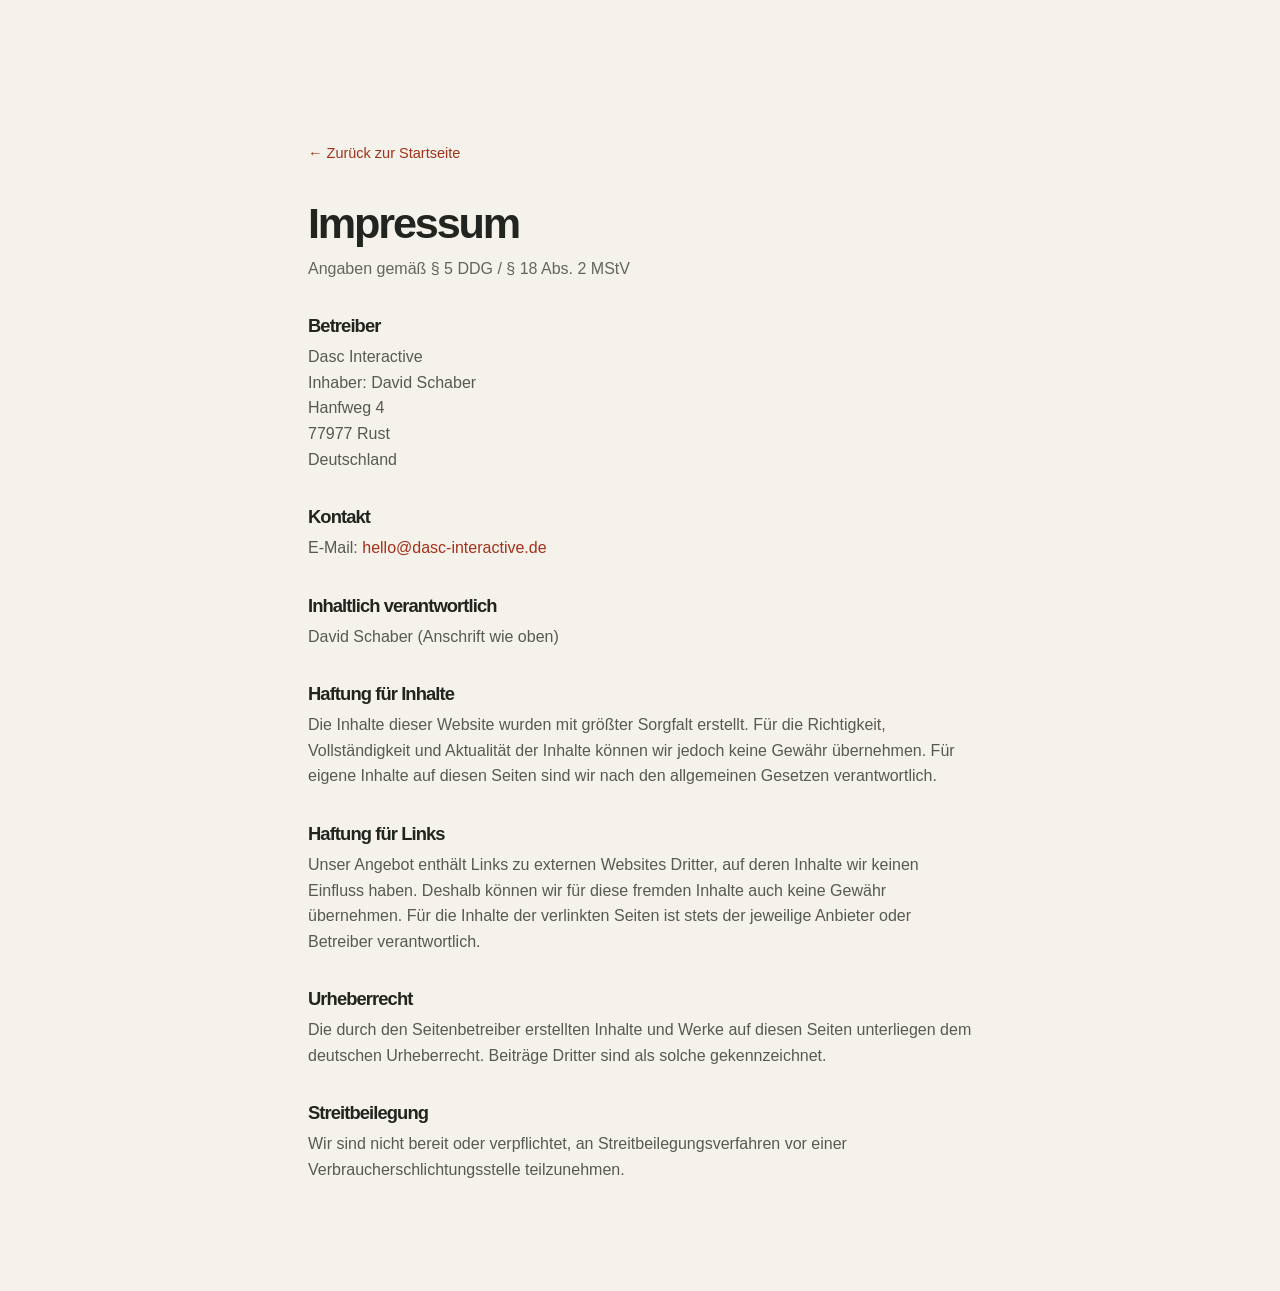
<file: impressum.html>
<!doctype html>
<html lang="de">
  <head>
    <meta charset="UTF-8" />
    <meta name="viewport" content="width=device-width, initial-scale=1.0" />
    <title>Impressum — Dasc Interactive</title>
    <meta name="robots" content="noindex" />
    <link rel="icon" href="favicon.svg" type="image/svg+xml" />
    <link rel="stylesheet" href="styles.css" />
    <style>
      .legal {
        max-width: 720px;
        margin: 0 auto;
        padding: 140px 28px 100px;
        position: relative;
        z-index: 2;
      }
      .legal h1 {
        font-size: clamp(2rem, 5vw, 2.7rem);
        margin-bottom: 10px;
      }
      .legal h2 {
        font-size: 1.15rem;
        margin: 36px 0 8px;
        color: var(--text);
      }
      .legal p {
        color: var(--text-2);
        margin-bottom: 8px;
      }
      .legal a {
        color: var(--accent-hover);
      }
      .legal .intro {
        margin-bottom: 24px;
        color: var(--text-3);
      }
      .back {
        display: inline-flex;
        align-items: center;
        gap: 8px;
        color: var(--text-2);
        margin-bottom: 36px;
        font-size: 14.5px;
        font-weight: 500;
        transition: color 0.2s;
      }
      .back:hover {
        color: var(--text);
      }
    </style>
  </head>
  <body>
    <div class="bg-glow" aria-hidden="true"></div>
    <div class="legal">
      <a href="index.html" class="back">← Zurück zur Startseite</a>
      <h1>Impressum</h1>
      <p class="intro">Angaben gemäß § 5 DDG / § 18 Abs. 2 MStV</p>

      <h2>Betreiber</h2>
      <p>
        Dasc Interactive<br />Inhaber: David Schaber<br />Hanfweg 4<br />77977
        Rust<br />Deutschland
      </p>

      <h2>Kontakt</h2>
      <p>
        E-Mail:
        <a href="mailto:hello@dasc-interactive.de">hello@dasc-interactive.de</a>
      </p>

      <h2>Inhaltlich verantwortlich</h2>
      <p>David Schaber (Anschrift wie oben)</p>

      <h2>Haftung für Inhalte</h2>
      <p>
        Die Inhalte dieser Website wurden mit größter Sorgfalt erstellt. Für die
        Richtigkeit, Vollständigkeit und Aktualität der Inhalte können wir
        jedoch keine Gewähr übernehmen. Für eigene Inhalte auf diesen Seiten
        sind wir nach den allgemeinen Gesetzen verantwortlich.
      </p>

      <h2>Haftung für Links</h2>
      <p>
        Unser Angebot enthält Links zu externen Websites Dritter, auf deren
        Inhalte wir keinen Einfluss haben. Deshalb können wir für diese fremden
        Inhalte auch keine Gewähr übernehmen. Für die Inhalte der verlinkten
        Seiten ist stets der jeweilige Anbieter oder Betreiber verantwortlich.
      </p>

      <h2>Urheberrecht</h2>
      <p>
        Die durch den Seitenbetreiber erstellten Inhalte und Werke auf diesen
        Seiten unterliegen dem deutschen Urheberrecht. Beiträge Dritter sind als
        solche gekennzeichnet.
      </p>

      <h2>Streitbeilegung</h2>
      <p>
        Wir sind nicht bereit oder verpflichtet, an Streitbeilegungsverfahren
        vor einer Verbraucherschlichtungsstelle teilzunehmen.
      </p>
    </div>
  </body>
</html>
</file>
<file: styles.css>
/* Dasc Interactive — studio portfolio */
:root {
  --bg: #f4f2eb;
  --bg-alt: #ebe9e0;
  --text: #22251f;
  --text-2: #565a50;
  --text-3: #62665b;
  --accent: #b8381b;
  --accent-hover: #a43119;
  --border: #d3d4c9;
  --lime: #d9ed9b;
  --dark: #20261f;
  --maxw: 1280px;
  --ease: cubic-bezier(0.22, 1, 0.36, 1);
}
*,
*::before,
*::after {
  box-sizing: border-box;
}
* {
  margin: 0;
}
html {
  scroll-behavior: smooth;
  scroll-padding-top: 110px;
}
body {
  background: var(--bg);
  color: var(--text);
  font-family: Arial, Helvetica, sans-serif;
  font-size: 16px;
  line-height: 1.6;
  -webkit-font-smoothing: antialiased;
}
button,
a,
summary {
  -webkit-tap-highlight-color: transparent;
}
button {
  font: inherit;
  color: inherit;
  cursor: pointer;
}
button:disabled {
  cursor: wait;
}
a {
  color: inherit;
  text-decoration: none;
}
img {
  max-width: 100%;
  display: block;
}
button {
  border: 0;
}
h1,
h2,
h3 {
  line-height: 1.03;
  letter-spacing: -0.05em;
  font-weight: 600;
}
em {
  font-family: Georgia, "Times New Roman", serif;
  font-weight: 400;
}
::selection {
  background: var(--lime);
  color: var(--dark);
}
:focus-visible {
  outline: 3px solid var(--accent);
  outline-offset: 5px;
}
button:focus-visible {
  outline-offset: -4px;
}
.container {
  width: min(calc(100% - 96px), var(--maxw));
  margin-inline: auto;
}
[hidden] {
  display: none !important;
}
.skip-link {
  position: fixed;
  top: -80px;
  left: 20px;
  background: var(--lime);
  padding: 14px 20px;
  z-index: 1000;
}
.skip-link:focus {
  top: 12px;
}
.label,
.eyebrow,
.edition,
.showcase-top,
.visual-label,
.visual-foot,
.stage-category,
.art-coordinate,
.service-no,
.studio-art-label,
.studio-art-foot {
  font-family: "Courier New", monospace;
  font-size: 11px;
  font-weight: 600;
  letter-spacing: 0.08em;
  text-transform: uppercase;
}
.label {
  margin-bottom: 24px;
}
.nav {
  position: sticky;
  top: 0;
  background: rgba(244, 242, 235, 0.96);
  z-index: 50;
  border-bottom: 1px solid var(--border);
  backdrop-filter: blur(16px);
}
.nav-inner {
  height: 94px;
  display: flex;
  align-items: center;
  justify-content: space-between;
}
.logo {
  display: flex;
  gap: 13px;
  align-items: center;
  font-size: 15px;
  font-weight: 700;
  line-height: 1.12;
  letter-spacing: -0.03em;
}
.logo-sub {
  font-weight: 400;
}
.logo-mark {
  font-size: 52px;
  letter-spacing: -0.12em;
  line-height: 1;
  font-weight: 800;
  padding-right: 7px;
}
.logo-mark span {
  color: var(--accent);
}
.nav-links {
  display: flex;
  gap: 34px;
  align-items: center;
  font-size: 13px;
  font-weight: 600;
}
.nav-links a {
  padding-block: 10px;
}
.nav-links a:hover,
.nav-links a.active {
  color: var(--accent);
}
.nav-links a > span {
  font-size: 10px;
  margin-left: 4px;
}
.nav-links .nav-cta {
  background: var(--dark);
  color: var(--bg);
  padding: 12px 18px;
  border-radius: 3px;
}
.nav-cta:hover {
  background: var(--accent);
}
.nav-links .nav-cta > span {
  font-size: 18px;
  margin-left: 20px;
}
.nav-toggle {
  display: none;
}
.hero {
  padding: 40px 0 0;
}
.hero-top {
  display: flex;
  justify-content: space-between;
  align-items: center;
}
.eyebrow {
  display: flex;
  align-items: center;
  gap: 10px;
}
.live-dot {
  display: inline-block;
  width: 7px;
  height: 7px;
  background: var(--accent);
  border-radius: 50%;
}
.edition {
  color: var(--text-3);
}
.hero-heading {
  display: flex;
  align-items: flex-end;
  justify-content: space-between;
  gap: 30px;
  padding: 46px 0 46px;
}
.hero h1 {
  font-size: clamp(54px, 6.4vw, 92px);
  position: relative;
  letter-spacing: -0.065em;
  line-height: 0.99;
}
.hero h1 em {
  letter-spacing: -0.075em;
}
.title-dot {
  color: var(--accent);
  font-size: 70px;
  display: inline-block;
  vertical-align: top;
  margin-left: 10px;
}
.hero-aside {
  font-size: 14px;
  max-width: 280px;
  flex-shrink: 0;
}
.hero-aside p {
  color: var(--text-2);
  margin-bottom: 25px;
}
.hero-aside strong {
  font-weight: 400;
  color: var(--text);
}
.text-link {
  font-size: 13px;
  font-weight: 700;
  display: inline-flex;
  align-items: center;
  gap: 25px;
  padding: 8px 0;
  border-bottom: 1px solid currentColor;
}
.text-link span {
  font-size: 20px;
  line-height: 1;
  transition: transform 0.2s;
}
.text-link:hover {
  color: var(--accent);
}
.text-link:hover span {
  transform: translate(3px, -3px);
}
.showcase {
  background: var(--dark);
  color: var(--bg);
  border-radius: 5px;
  overflow: hidden;
}
.showcase-top {
  display: flex;
  align-items: center;
  justify-content: space-between;
  padding: 20px 30px;
  border-bottom: 1px solid #ffffff21;
  color: #b9c4ae;
}
.showcase-top .live-dot {
  background: var(--lime);
  margin-right: 8px;
}
.stage {
  display: grid;
  grid-template-columns: 1fr 1fr;
  min-height: 380px;
  position: relative;
  isolation: isolate;
  overflow: hidden;
  transition: background 0.4s;
}
.stage-copy {
  padding: 36px 50px;
  position: relative;
  z-index: 2;
  display: flex;
  flex-direction: column;
  align-items: flex-start;
  justify-content: center;
}
.stage-category {
  color: #c2cbb7;
  margin-bottom: 20px;
}
.stage h2 {
  font-size: clamp(60px, 6.8vw, 98px);
  line-height: 0.82;
  letter-spacing: -0.06em;
  color: var(--lime);
}
.stage h2 > span {
  font-size: 16px;
  vertical-align: top;
  margin-left: 8px;
  letter-spacing: 0;
}
.stage-copy p {
  margin-top: 20px;
  font-size: 13px;
  color: #cad0c3;
}
.stage-link {
  margin-top: 24px;
  font-size: 12px;
  border: 1px solid #e4ead245;
  padding: 10px 18px;
  display: flex;
  align-items: center;
  gap: 30px;
  border-radius: 2px;
}
.stage-link:hover {
  background: var(--lime);
  color: var(--dark);
}
.stage-link span {
  font-size: 20px;
}
.stage-art {
  position: relative;
  min-width: 0;
  min-height: 380px;
  overflow: hidden;
  transition: background 0.4s;
  background: #b75b37;
}
.sun {
  position: absolute;
  width: 210px;
  aspect-ratio: 1;
  top: 48px;
  left: 35%;
  border-radius: 50%;
  background: #eed9ad;
  box-shadow: 0 0 60px #ecbe8155;
}
.dune {
  position: absolute;
  width: 160%;
  height: 250px;
  border-radius: 50% 50% 0 0;
  bottom: -125px;
  left: -20%;
  background: #df9663;
  transform: rotate(-14deg);
}
.dune-back {
  bottom: -85px;
  left: 15%;
  background: #8b432d;
  transform: rotate(18deg);
}
.dune-front {
  box-shadow: 0 -1px 0 #f0c59944;
}
.orbit {
  position: absolute;
  border: 1px solid #f5d9b444;
  border-radius: 50%;
  width: 500px;
  height: 500px;
  top: 15px;
  left: 20%;
  transform: rotate(-20deg) scaleX(0.65);
}
.orbit-two {
  transform: rotate(35deg) scaleX(0.65);
}
.art-coordinate {
  position: absolute;
  bottom: 23px;
  right: 24px;
  color: #f9edd8;
  z-index: 4;
  font-size: 9px;
}
.signal {
  display: none;
  align-items: center;
  justify-content: center;
  gap: 10px;
  position: absolute;
  inset: 0;
  transform: rotate(-12deg);
}
.signal i,
.poster-wave i {
  width: 8px;
  height: 50%;
  background: var(--lime);
  border-radius: 3px;
}
.signal i:nth-child(3n) {
  height: 20%;
}
.signal i:nth-child(2n) {
  height: 35%;
}
.signal i:nth-child(5n) {
  height: 65%;
}
.stage-phone {
  display: none;
  height: 330px;
  width: auto;
  position: absolute;
  top: 34px;
  left: 35%;
  border-radius: 23px;
  box-shadow: 0 24px 30px #0003;
  transform: rotate(8deg);
}
.stage[data-project="dead-air"] .stage-art {
  background: #492824;
}
.stage[data-project="dead-air"] h2 {
  color: #f5d79f;
}
.stage[data-project="dead-air"] :is(.sun, .dune, .orbit) {
  display: none;
}
.stage[data-project="dead-air"] .signal {
  display: flex;
}
.stage[data-project="bq-pruefung"] .stage-art {
  background: #dae6cc;
}
.stage[data-project="tinyminds"] .stage-art {
  background: #e89a7a;
}
.stage[data-project="bq-pruefung"] .stage-bq,
.stage[data-project="tinyminds"] .stage-tiny {
  display: block;
}
.stage:is([data-project="bq-pruefung"], [data-project="tinyminds"])
  :is(.sun, .dune, .orbit) {
  display: none;
}
.stage:is([data-project="bq-pruefung"], [data-project="tinyminds"]) h2 {
  font-size: clamp(48px, 5.5vw, 80px);
  line-height: 1;
}
.project-switcher {
  display: grid;
  grid-template-columns: repeat(4, 1fr);
}
.project-switcher button {
  background: transparent;
  color: #b9c4ae;
  text-align: left;
  font-size: 13px;
  display: flex;
  align-items: center;
  gap: 13px;
  padding: 20px 24px;
  border-top: 1px solid #ffffff21;
  border-right: 1px solid #ffffff21;
  transition: background 0.2s;
}
.project-switcher button > span:first-child {
  font-family: monospace;
  font-size: 10px;
}
.project-switcher button[aria-pressed="true"] {
  background: var(--lime);
  color: var(--dark);
}
.project-switcher button:hover {
  background: #ffffff10;
}
.project-switcher button[aria-pressed="true"]:hover {
  background: #e3f6ac;
}
.switch-arrow {
  margin-left: auto;
}
.hero-foot {
  display: flex;
  justify-content: space-between;
  border-bottom: 1px solid var(--border);
  padding: 22px 0;
  font-size: 11px;
  color: var(--text-2);
}
.hero-foot span:last-child span {
  font-size: 18px;
  margin-left: 15px;
}
.section {
  padding: 100px 0;
}
.section-heading {
  display: flex;
  justify-content: space-between;
  gap: 40px;
  align-items: flex-end;
  margin-bottom: 45px;
}
.section-heading h2,
.studio h2 {
  font-size: clamp(40px, 4.1vw, 59px);
}
.section-heading > p {
  max-width: 300px;
  font-size: 14px;
  color: var(--text-2);
}
.project-toolbar {
  display: flex;
  align-items: center;
  justify-content: space-between;
  margin-bottom: 28px;
  border-bottom: 1px solid var(--border);
  padding-bottom: 18px;
}
.filters {
  display: flex;
  gap: 8px;
}
.filters button {
  padding: 10px 19px;
  background: transparent;
  border: 1px solid var(--border);
  border-radius: 3px;
  font-size: 12px;
  font-weight: 600;
}
.filters button span {
  margin-left: 12px;
  font-size: 10px;
  opacity: 0.7;
}
.filters button[aria-pressed="true"] {
  color: var(--bg);
  background: var(--dark);
  border-color: var(--dark);
}
.filters button:hover {
  border-color: var(--text);
}
.project-count {
  font-size: 11px;
  color: var(--text-2);
}
.project-grid {
  display: grid;
  grid-template-columns: 1fr 1fr;
  gap: 48px 28px;
}
.project-card {
  min-width: 0;
  scroll-margin-top: 120px;
}
.project-visual {
  position: relative;
  aspect-ratio: 1.36;
  overflow: hidden;
  border-radius: 4px;
  transition: transform 0.4s var(--ease);
}
.project-card:hover .project-visual {
  transform: translateY(-4px);
}
.visual-label {
  position: absolute;
  top: 23px;
  left: 25px;
  z-index: 3;
  font-size: 10px;
}
.visual-foot {
  position: absolute;
  bottom: 22px;
  left: 25px;
  right: 25px;
  display: flex;
  justify-content: space-between;
  font-size: 9px;
  z-index: 4;
}
.sand-visual {
  background: #c5663e;
  color: #f4e9cb;
}
.poster-sun {
  position: absolute;
  width: 45%;
  aspect-ratio: 1;
  right: -7%;
  top: 20%;
  border-radius: 50%;
  background: #eccfa0;
}
.poster-dune {
  width: 120%;
  height: 55%;
  position: absolute;
  left: -25%;
  bottom: -18%;
  background: #a5482c;
  border-radius: 50% 50% 0 0;
  transform: rotate(17deg);
}
.poster-title {
  font-size: clamp(48px, 6.7vw, 95px);
  font-weight: 800;
  line-height: 0.87;
  letter-spacing: -0.08em;
  position: absolute;
  left: 8%;
  top: 29%;
  z-index: 2;
}
.poster-title > span {
  display: block;
}
.sand-visual .poster-title > span {
  -webkit-text-stroke: 1px #f4e9cb;
  color: transparent;
}
.air-visual {
  background: #492824;
  color: #f5d79f;
}
.air-grid {
  position: absolute;
  inset: 0;
  background-image:
    linear-gradient(#f5d79f16 1px, transparent 1px),
    linear-gradient(90deg, #f5d79f16 1px, transparent 1px);
  background-size: 45px 45px;
  mask-image: linear-gradient(90deg, transparent, #000);
}
.air-star {
  position: absolute;
  left: 110%;
  font-size: 95px;
  top: -35px;
  font-weight: 400;
}
.poster-wave {
  position: absolute;
  bottom: 25%;
  right: 8%;
  display: flex;
  align-items: center;
  gap: 5px;
  height: 100px;
  opacity: 0.3;
  transform: rotate(-10deg);
}
.poster-wave i {
  width: 5px;
  height: 40%;
}
.poster-wave i:nth-child(2n) {
  height: 80%;
}
.poster-wave i:nth-child(3n) {
  height: 60%;
}
.poster-wave i:nth-child(5n) {
  height: 100%;
}
.project-info {
  padding: 23px 2px 0;
}
.project-title-row {
  display: flex;
  align-items: center;
  justify-content: space-between;
  gap: 15px;
  margin-bottom: 10px;
}
.project-title-row h3 {
  font-size: 25px;
  letter-spacing: -0.045em;
}
.project-type {
  font-size: 10px;
  border: 1px solid var(--border);
  border-radius: 20px;
  padding: 3px 10px;
  white-space: nowrap;
}
.project-description {
  font-size: 13px;
  color: var(--text-2);
  max-width: 470px;
  min-height: 44px;
}
.project-actions {
  margin-top: 16px;
  display: flex;
  align-items: center;
  flex-wrap: wrap;
  gap: 18px;
}
.detail-button {
  margin-left: auto;
  background: transparent;
  font-size: 12px;
  padding: 8px 0;
  color: var(--text-2);
  display: flex;
  gap: 12px;
  align-items: center;
}
.detail-button span {
  font-size: 20px;
}
.detail-button:hover {
  color: var(--accent);
}
.store-link {
  font-size: 12px;
  border-bottom: 1px solid var(--border);
}
.store-link:hover {
  color: var(--accent);
}
.bq-visual {
  background: #dbe4cc;
}
.tiny-visual {
  background: #efd9ce;
}
.app-poster-copy {
  position: absolute;
  left: 7%;
  top: 24%;
  width: 48%;
}
.app-poster-copy img {
  width: 48px;
  height: 48px;
  border-radius: 12px;
  margin-bottom: 20px;
}
.app-poster-copy strong {
  font-size: clamp(25px, 2.8vw, 40px);
  line-height: 1.1;
  letter-spacing: -0.05em;
  display: block;
}
.app-poster-copy > span {
  display: block;
  font-size: 11px;
  margin-top: 17px;
}
.app-screen {
  position: absolute;
  width: 34%;
  height: auto;
  right: 6%;
  top: 16%;
  border-radius: 22px;
  transform: rotate(7deg);
  box-shadow: 10px 20px 30px #24282025;
}
.services {
  background: var(--bg-alt);
  border-block: 1px solid var(--border);
}
.service-grid {
  display: grid;
  grid-template-columns: repeat(3, 1fr);
  gap: 28px;
}
.service-grid article {
  position: relative;
  border-top: 1px solid #aeb2a4;
  padding-top: 24px;
}
.service-icon {
  font-size: 42px;
  line-height: 1;
  display: block;
  height: 60px;
}
.service-no {
  position: absolute;
  right: 0;
  top: 26px;
  color: var(--text-3);
}
.service-grid h3 {
  font-size: 21px;
  margin: 22px 0 15px;
  letter-spacing: -0.035em;
}
.service-grid p {
  font-size: 13px;
  color: var(--text-2);
  max-width: 320px;
}
.process {
  margin-top: 90px;
  border-top: 1px solid var(--border);
  padding-top: 50px;
  display: grid;
  grid-template-columns: 1fr 1.3fr;
  gap: 60px;
}
.process h3 {
  font-size: 32px;
}
.process-list details {
  border-bottom: 1px solid var(--border);
}
.process-list summary {
  display: flex;
  align-items: center;
  gap: 25px;
  cursor: pointer;
  list-style: none;
  padding: 18px 0;
  font-size: 15px;
  font-weight: 600;
}
.process-list summary::-webkit-details-marker {
  display: none;
}
.process-list summary > span:first-child {
  font-family: monospace;
  font-size: 11px;
  font-weight: 400;
}
.accordion-icon {
  margin-left: auto;
  font-size: 24px;
  transition: transform 0.2s;
  font-weight: 400;
}
.process-list details[open] .accordion-icon {
  transform: rotate(45deg);
}
.process-list p {
  padding: 0 40px 22px;
  font-size: 13px;
  color: var(--text-2);
  max-width: 540px;
}
.studio-inner {
  display: grid;
  grid-template-columns: 1fr 1fr;
  gap: 80px;
  align-items: center;
}
.studio-art {
  position: relative;
  background: var(--lime);
  aspect-ratio: 1;
  display: flex;
  align-items: center;
  justify-content: center;
  border-radius: 4px;
  overflow: hidden;
}
.studio-art:before {
  content: "";
  position: absolute;
  width: 80%;
  height: 80%;
  border: 1px solid #74844655;
  border-radius: 50%;
}
.studio-art:after {
  content: "";
  position: absolute;
  width: 105%;
  height: 40%;
  border: 1px solid #74844655;
  border-radius: 50%;
  transform: rotate(-40deg);
}
.studio-art-label {
  position: absolute;
  top: 25px;
  left: 26px;
  font-size: 10px;
}
.studio-monogram {
  font-size: clamp(120px, 19vw, 270px);
  letter-spacing: -0.13em;
  font-weight: 800;
  line-height: 1;
  margin-left: -15px;
  z-index: 2;
}
.studio-monogram > span {
  color: var(--accent);
}
.studio-art-foot {
  position: absolute;
  bottom: 25px;
  left: 26px;
  right: 26px;
  display: flex;
  justify-content: space-between;
  font-size: 9px;
}
.studio-copy > p:not(.label) {
  color: var(--text-2);
  font-size: 14px;
  margin-top: 24px;
}
.studio-copy strong {
  color: var(--text);
}
.studio-facts {
  display: flex;
  justify-content: space-between;
  gap: 20px;
  margin: 32px 0;
  border-top: 1px solid var(--border);
  padding-top: 25px;
}
.studio-facts div {
  display: flex;
  flex-direction: column;
}
.studio-facts strong {
  font-size: 32px;
  letter-spacing: -0.04em;
}
.studio-facts span {
  font-size: 10px;
  color: var(--text-2);
}
.contact {
  padding: 70px 0;
  background: var(--lime);
}
.contact-heading {
  display: flex;
  align-items: center;
  justify-content: space-between;
  gap: 30px;
}
.contact h2 {
  font-size: clamp(52px, 6.3vw, 90px);
  line-height: 1;
}
.contact-arrow {
  display: flex;
  align-items: center;
  justify-content: center;
  width: 130px;
  aspect-ratio: 1;
  border: 1px solid #22251f55;
  border-radius: 50%;
  font-size: 75px;
  transition:
    background 0.3s,
    transform 0.3s;
}
.contact-arrow:hover {
  background: var(--dark);
  color: var(--lime);
  transform: rotate(10deg);
}
.contact-bottom {
  display: flex;
  justify-content: space-between;
  align-items: flex-start;
  gap: 30px;
  border-top: 1px solid #74844666;
  margin-top: 40px;
  padding-top: 26px;
}
.contact-bottom > p {
  font-size: 13px;
}
.contact-bottom > div {
  display: flex;
  align-items: center;
  flex-wrap: wrap;
  gap: 14px;
  max-width: 420px;
}
.contact-email {
  font-size: 20px;
  letter-spacing: -0.04em;
  border-bottom: 1px solid currentColor;
}
.copy-button {
  background: transparent;
  border: 1px solid #74844666;
  padding: 8px 12px;
  font-size: 10px;
}
.copy-button:hover {
  background: #ffffff44;
}
.copy-status {
  font-size: 11px;
  width: 100%;
  text-align: right;
  min-height: 18px;
}
.footer {
  padding: 40px 0 25px;
}
.footer-top {
  display: flex;
  align-items: center;
  justify-content: space-between;
  gap: 25px;
  padding-bottom: 35px;
}
.footer-top nav {
  display: flex;
  gap: 22px;
  font-size: 11px;
}
.footer a:hover {
  color: var(--accent);
}
.back-top {
  font-size: 11px;
}
.footer-bottom {
  border-top: 1px solid var(--border);
  padding-top: 22px;
  display: flex;
  justify-content: space-between;
  gap: 20px;
  font-size: 10px;
  color: var(--text-2);
}
.footer-bottom nav {
  display: flex;
  gap: 22px;
}
.product-dialog {
  margin: auto;
  padding: 36px;
  width: min(92vw, 650px);
  max-height: 90dvh;
  border: 1px solid var(--border);
  border-radius: 8px;
  background: var(--bg);
  color: var(--text);
  overscroll-behavior: contain;
}
.product-dialog::backdrop {
  background: #182017aa;
  backdrop-filter: blur(7px);
}
.dialog-close {
  display: flex;
  gap: 20px;
  align-items: center;
  margin-left: auto;
  background: transparent;
  font-size: 12px;
  padding: 5px 0;
  margin-bottom: 22px;
}
.dialog-close span {
  font-size: 26px;
}
.product-dialog h2 {
  font-size: 40px;
  margin: 12px 0 22px;
}
.product-dialog p,
.product-dialog li {
  font-size: 14px;
  color: var(--text-2);
}
.product-dialog ul {
  margin: 18px 0;
  padding-left: 20px;
}
.dialog-links {
  display: flex;
  gap: 24px;
  flex-wrap: wrap;
  margin-top: 28px;
}
.dialog-links a {
  font-size: 13px;
  border-bottom: 1px solid currentColor;
}
.legal a {
  overflow-wrap: anywhere;
}
/* Progressive enhancement: content remains visible if JavaScript fails. */
html:not(.enhanced)
  :is(.filters, .project-switcher, .detail-button, .copy-button) {
  display: none;
}
@media (min-width: 761px) {
  .nav-links[inert] {
    display: flex;
  }
}
@media (max-width: 1100px) {
  .container {
    width: calc(100% - 64px);
  }
  .nav-links {
    gap: 22px;
  }
  .hero h1 {
    font-size: 70px;
  }
  .hero-aside {
    max-width: 220px;
    font-size: 13px;
  }
  .title-dot {
    font-size: 50px;
  }
  .stage-copy {
    padding: 32px;
  }
  .project-switcher button {
    padding: 18px;
    font-size: 12px;
  }
  .studio-inner {
    gap: 45px;
  }
  .footer-top nav {
    gap: 14px;
  }
  .footer-bottom > span:nth-child(2) {
    display: none;
  }
}
@media (max-width: 760px) {
  html {
    scroll-padding-top: 95px;
  }
  .container {
    width: calc(100% - 40px);
  }
  .nav-inner {
    height: 76px;
  }
  .logo {
    font-size: 13px;
  }
  .logo-mark {
    font-size: 43px;
  }
  .nav-toggle {
    display: flex;
    flex-direction: column;
    gap: 6px;
    background: transparent;
    padding: 14px 4px;
    z-index: 52;
    width: 34px;
  }
  .nav-toggle span {
    height: 2px;
    width: 25px;
    background: var(--text);
    transition: transform 0.2s;
  }
  .nav-toggle.open span:first-child {
    transform: translateY(4px) rotate(45deg);
  }
  .nav-toggle.open span:last-child {
    transform: translateY(-4px) rotate(-45deg);
  }
  .nav-links {
    position: absolute;
    top: 76px;
    left: 0;
    right: 0;
    display: none;
    flex-direction: column;
    align-items: stretch;
    gap: 0;
    background: var(--bg);
    border-bottom: 1px solid var(--border);
    padding: 15px 20px 25px;
    box-shadow: 0 20px 30px #0001;
  }
  .nav-links.open {
    display: flex;
  }
  .nav-links a {
    padding: 15px 0;
    font-size: 16px;
  }
  .nav-links .nav-cta {
    margin-top: 8px;
    align-self: flex-start;
  }
  .hero {
    padding-top: 25px;
  }
  .edition {
    display: none;
  }
  .eyebrow {
    font-size: 9px;
  }
  .hero-heading {
    padding: 34px 0;
    display: block;
  }
  .hero h1 {
    font-size: clamp(46px, 9.8vw, 74px);
  }
  .title-dot {
    font-size: 42px;
    margin-left: 6px;
  }
  .hero-aside {
    max-width: none;
    margin-top: 27px;
    display: flex;
    justify-content: space-between;
    align-items: flex-end;
    gap: 20px;
  }
  .hero-aside p {
    margin: 0;
    font-size: 12px;
  }
  .hero-aside .text-link {
    max-width: 150px;
    font-size: 11px;
    gap: 14px;
  }
  .showcase-top {
    padding: 15px 20px;
    font-size: 9px;
  }
  .stage {
    grid-template-columns: 1fr 1fr;
    min-height: 310px;
  }
  .stage-copy {
    padding: 28px 20px;
  }
  .stage h2 {
    font-size: clamp(39px, 8.2vw, 62px);
  }
  .stage h2 > span {
    font-size: 10px;
    margin-left: 4px;
  }
  .stage-category {
    font-size: 8px;
    max-width: 160px;
    margin-bottom: 20px;
  }
  .stage-copy p {
    font-size: 11px;
  }
  .stage-link {
    font-size: 10px;
    gap: 15px;
    padding: 8px 12px;
  }
  .stage-art {
    min-height: 310px;
  }
  .sun {
    width: 150px;
    left: 20%;
    top: 50px;
  }
  .orbit {
    width: 350px;
    height: 350px;
    left: -15%;
  }
  .dune {
    height: 200px;
    bottom: -110px;
  }
  .dune-back {
    bottom: -60px;
  }
  .art-coordinate {
    font-size: 7px;
    right: 12px;
    bottom: 16px;
  }
  .signal {
    gap: 5px;
  }
  .signal i {
    width: 5px;
  }
  .stage-phone {
    height: 240px;
    border-radius: 17px;
    left: 18%;
    top: 35px;
  }
  .stage:is([data-project="bq-pruefung"], [data-project="tinyminds"]) h2 {
    font-size: clamp(31px, 6vw, 46px);
  }
  .project-switcher {
    grid-template-columns: 1fr 1fr;
  }
  .project-switcher button {
    padding: 14px;
    font-size: 11px;
    gap: 8px;
  }
  .hero-foot {
    font-size: 9px;
    gap: 20px;
  }
  .hero-foot > span {
    max-width: 45%;
  }
  .section {
    padding: 65px 0;
  }
  .section-heading {
    display: block;
    margin-bottom: 32px;
  }
  .section-heading h2,
  .studio h2 {
    font-size: 42px;
  }
  .section-heading > p {
    margin-top: 23px;
    max-width: 400px;
    font-size: 13px;
  }
  .label {
    font-size: 10px;
    margin-bottom: 20px;
  }
  .project-grid {
    gap: 35px 18px;
  }
  .project-visual {
    aspect-ratio: 1;
  }
  .poster-title {
    font-size: clamp(36px, 7vw, 56px);
    top: 35%;
  }
  .visual-label {
    font-size: 7px;
    top: 15px;
    left: 15px;
  }
  .visual-foot {
    font-size: 6px;
    bottom: 15px;
    left: 15px;
    right: 15px;
  }
  .air-star {
    font-size: 45px;
  }
  .poster-wave {
    gap: 3px;
    right: 5%;
    bottom: 20%;
    height: 60px;
  }
  .poster-wave i {
    width: 3px;
  }
  .app-poster-copy {
    left: 8%;
    top: 25%;
    width: 55%;
  }
  .app-poster-copy img {
    width: 35px;
    height: 35px;
    border-radius: 8px;
    margin-bottom: 13px;
  }
  .app-poster-copy strong {
    font-size: 22px;
  }
  .app-poster-copy > span {
    font-size: 9px;
    margin-top: 10px;
  }
  .app-screen {
    right: -6%;
    width: 42%;
    top: 22%;
    border-radius: 12px;
  }
  .project-title-row {
    align-items: flex-start;
    gap: 7px;
  }
  .project-title-row h3 {
    font-size: 21px;
  }
  .project-type {
    font-size: 8px;
    padding: 2px 6px;
  }
  .project-description {
    font-size: 12px;
    min-height: 60px;
  }
  .project-actions {
    gap: 10px;
  }
  .text-link {
    font-size: 12px;
    gap: 20px;
  }
  .detail-button {
    font-size: 11px;
  }
  .service-grid {
    gap: 20px;
  }
  .service-grid h3 {
    font-size: 19px;
    line-height: 1.15;
  }
  .service-grid p {
    font-size: 12px;
  }
  .process {
    grid-template-columns: 1fr;
    gap: 25px;
    margin-top: 55px;
    padding-top: 35px;
  }
  .process h3 {
    font-size: 30px;
  }
  .studio-inner {
    grid-template-columns: 1fr;
    gap: 35px;
  }
  .studio-art {
    aspect-ratio: 1.3;
  }
  .studio-monogram {
    font-size: 200px;
  }
  .studio-copy > p:not(.label) {
    font-size: 13px;
  }
  .studio-art-foot {
    font-size: 8px;
  }
  .contact {
    padding: 50px 0;
  }
  .contact h2 {
    font-size: clamp(42px, 7.7vw, 60px);
  }
  .contact-arrow {
    width: 80px;
    font-size: 46px;
    flex-shrink: 0;
  }
  .contact-bottom {
    flex-direction: column;
    gap: 20px;
  }
  .contact-bottom > div {
    max-width: none;
    width: 100%;
  }
  .contact-email {
    font-size: 20px;
  }
  .copy-status {
    text-align: left;
  }
  .footer-top {
    flex-wrap: wrap;
    gap: 25px;
  }
  .footer-top nav {
    order: 3;
    width: 100%;
    flex-wrap: wrap;
    gap: 16px;
  }
  .footer-top .back-top {
    margin-left: auto;
  }
  .footer-bottom {
    flex-wrap: wrap;
    font-size: 9px;
  }
  .product-dialog {
    padding: 25px;
  }
  .product-dialog h2 {
    font-size: 33px;
  }
}
@media (max-width: 480px) {
  .project-grid {
    grid-template-columns: 1fr;
    gap: 34px;
  }
  .project-visual {
    aspect-ratio: 1.2;
  }
  .poster-title {
    font-size: 72px;
    top: 29%;
  }
  .visual-label {
    font-size: 9px;
    top: 20px;
    left: 20px;
  }
  .visual-foot {
    font-size: 8px;
    bottom: 20px;
    left: 20px;
    right: 20px;
  }
  .air-star {
    font-size: 70px;
  }
  .app-poster-copy {
    top: 23%;
    width: 50%;
  }
  .app-poster-copy strong {
    font-size: 30px;
  }
  .app-poster-copy img {
    width: 45px;
    height: 45px;
    margin-bottom: 18px;
  }
  .app-screen {
    width: 36%;
    right: 4%;
    top: 18%;
    border-radius: 18px;
  }
  .project-description {
    min-height: 0;
  }
  .project-title-row h3 {
    font-size: 25px;
  }
  .project-type {
    font-size: 10px;
    padding: 3px 10px;
  }
  .project-actions {
    gap: 18px;
  }
  .project-toolbar {
    gap: 10px;
  }
  .filters {
    gap: 5px;
  }
  .filters button {
    font-size: 11px;
    padding: 9px 12px;
  }
  .filters button span {
    margin-left: 8px;
  }
  .project-count {
    font-size: 9px;
  }
  .service-grid {
    grid-template-columns: 1fr;
    gap: 32px;
  }
  .service-grid article {
    padding-left: 65px;
    min-height: 120px;
  }
  .service-icon {
    position: absolute;
    left: 0;
    top: 26px;
    font-size: 36px;
  }
  .service-grid h3 {
    margin-top: 3px;
    padding-right: 30px;
    font-size: 22px;
  }
  .service-grid p {
    font-size: 13px;
    max-width: none;
  }
  .contact-heading {
    gap: 10px;
  }
  .contact-arrow {
    width: 62px;
    font-size: 38px;
  }
  .contact-email {
    font-size: 19px;
  }
  .copy-button {
    padding: 8px;
    font-size: 9px;
  }
  .hero-aside {
    align-items: flex-start;
  }
  .hero-aside .text-link {
    max-width: 130px;
  }
  .stage-copy {
    padding: 22px 16px;
  }
  .stage {
    grid-template-columns: 1.15fr 1fr;
    min-height: 280px;
  }
  .stage-art {
    min-height: 280px;
  }
  .stage-category {
    letter-spacing: 0;
  }
  .stage-link {
    gap: 8px;
    padding: 8px;
    font-size: 9px;
  }
  .stage-copy p {
    max-width: 155px;
  }
  .stage-phone {
    height: 215px;
    left: 10%;
  }
  .stage h2 {
    font-size: 41px;
  }
  .stage:is([data-project="bq-pruefung"], [data-project="tinyminds"]) h2 {
    font-size: 32px;
  }
  .sun {
    width: 120px;
    left: 15%;
  }
  .section-heading h2,
  .studio h2 {
    font-size: 38px;
  }
}
@media (prefers-reduced-motion: reduce) {
  html {
    scroll-behavior: auto;
  }
  *,
  *::before,
  *::after {
    animation: none !important;
    transition: none !important;
  }
  .project-card:hover .project-visual {
    transform: none;
  }
}

.icon {
  display: inline-block;
  width: 1em;
  height: 1em;
  vertical-align: -0.12em;
  flex-shrink: 0;
}
.icon-down {
  transform: rotate(135deg);
}
.icon-up {
  transform: rotate(-45deg);
}
.icon-southwest {
  transform: rotate(180deg);
}
.contact-arrow .icon {
  width: 0.85em;
  height: 0.85em;
}
.switch-arrow .icon {
  width: 14px;
  height: 14px;
}

@media (max-width: 760px) {
  html:not(.enhanced) .nav-inner {
    height: auto;
    min-height: 76px;
    flex-wrap: wrap;
    padding-block: 16px;
    gap: 12px;
  }
  html:not(.enhanced) .nav-links {
    position: static;
    display: flex;
    flex-direction: row;
    flex-wrap: wrap;
    width: 100%;
    padding: 0;
    gap: 8px 18px;
    border: 0;
    box-shadow: none;
  }
  html:not(.enhanced) .nav-links a {
    font-size: 12px;
    padding: 6px 0;
  }
  html:not(.enhanced) .nav-links .nav-cta {
    padding: 6px 12px;
    margin-top: 0;
  }
  html:not(.enhanced) .nav-toggle {
    display: none;
  }
}

.stage[data-project="dead-air"] .signal i,
.air-visual .poster-wave i {
  background: #f5d79f;
}

/* Original game artwork stays uncropped at every screen size. */
.game-card .project-visual {
  aspect-ratio: 1672 / 941;
  background: var(--dark);
}
.project-artwork {
  width: 100%;
  height: 100%;
  object-fit: contain;
}
.stage-game-art {
  display: none;
  position: absolute;
  inset: 0;
  width: 100%;
  height: 100%;
  object-fit: contain;
}
.stage[data-project="sandslinger"] .stage-sandslinger,
.stage[data-project="dead-air"] .stage-dead-air {
  display: block;
}
.stage[data-project="sandslinger"],
.stage[data-project="dead-air"] {
  grid-template-columns: 0.85fr 1.65fr;
}
.stage[data-project="sandslinger"] .stage-art,
.stage[data-project="dead-air"] .stage-art {
  background: #18201b;
}
.stage[data-project="sandslinger"] h2,
.stage[data-project="dead-air"] h2 {
  font-size: clamp(50px, 5.7vw, 80px);
}
.stage[data-project="sandslinger"] .art-coordinate,
.stage[data-project="dead-air"] .art-coordinate {
  display: none;
}
.dialog-artwork {
  width: 100%;
  height: auto;
  border-radius: 4px;
  margin-bottom: 22px;
}
@media (max-width: 760px) {
  .stage[data-project="sandslinger"],
  .stage[data-project="dead-air"] {
    grid-template-columns: 1fr;
  }
  .stage[data-project="sandslinger"] .stage-copy,
  .stage[data-project="dead-air"] .stage-copy {
    display: grid;
    grid-template-columns: 1fr auto;
    column-gap: 20px;
    padding: 22px;
  }
  .stage[data-project="sandslinger"] .stage-category,
  .stage[data-project="dead-air"] .stage-category {
    grid-column: 1 / -1;
    margin-bottom: 12px;
    max-width: none;
  }
  .stage[data-project="sandslinger"] h2,
  .stage[data-project="dead-air"] h2 {
    font-size: 38px;
    line-height: 0.9;
  }
  .stage[data-project="sandslinger"] .stage-copy p,
  .stage[data-project="dead-air"] .stage-copy p {
    grid-column: 1 / -1;
    max-width: none;
    margin-top: 14px;
  }
  .stage[data-project="sandslinger"] .stage-link,
  .stage[data-project="dead-air"] .stage-link {
    grid-column: 2;
    grid-row: 2;
    align-self: center;
    margin-top: 0;
    font-size: 10px;
    padding: 10px 12px;
  }
  .stage[data-project="sandslinger"] .stage-art,
  .stage[data-project="dead-air"] .stage-art {
    aspect-ratio: 1672 / 941;
    min-height: 0;
  }
}

/* Additional products use typographic covers until original artwork is available. */
.catalog-visual {
  aspect-ratio: 16 / 9;
  background: #dbe4cc;
}
.catalog-title {
  position: absolute;
  left: 7%;
  top: 30%;
  right: 7%;
  font-size: clamp(30px, 4.7vw, 64px);
  font-weight: 800;
  line-height: 0.95;
  letter-spacing: -0.055em;
}
.catalog-studio {
  position: absolute;
  bottom: 22px;
  left: 7%;
  font:
    10px "Courier New",
    monospace;
  text-transform: uppercase;
  letter-spacing: 0.08em;
}
.catalog-metal {
  background: #d8e0e4;
  color: #273d4b;
}
.catalog-electro {
  background: #f0dfaa;
  color: #523b16;
}
.catalog-fachwirt {
  background: #e0dbea;
  color: #453558;
}
.catalog-sachkunde {
  background: #d3e1dc;
  color: #224b40;
}
.catalog-sheep {
  background: #d9ed9b;
  color: #293b23;
}
.catalog-card h3 {
  line-height: 1.15;
}
.footer-top {
  align-items: flex-start;
}
.footer-top nav {
  flex-wrap: wrap;
  max-width: 660px;
  gap: 12px 20px;
}
.footer-top .logo,
.back-top {
  flex-shrink: 0;
}
@media (max-width: 760px) {
  .catalog-title {
    font-size: clamp(28px, 5.5vw, 48px);
  }
  .catalog-studio {
    font-size: 8px;
    bottom: 15px;
  }
}
@media (max-width: 480px) {
  .catalog-title {
    font-size: clamp(35px, 11vw, 51px);
  }
}
</file>
